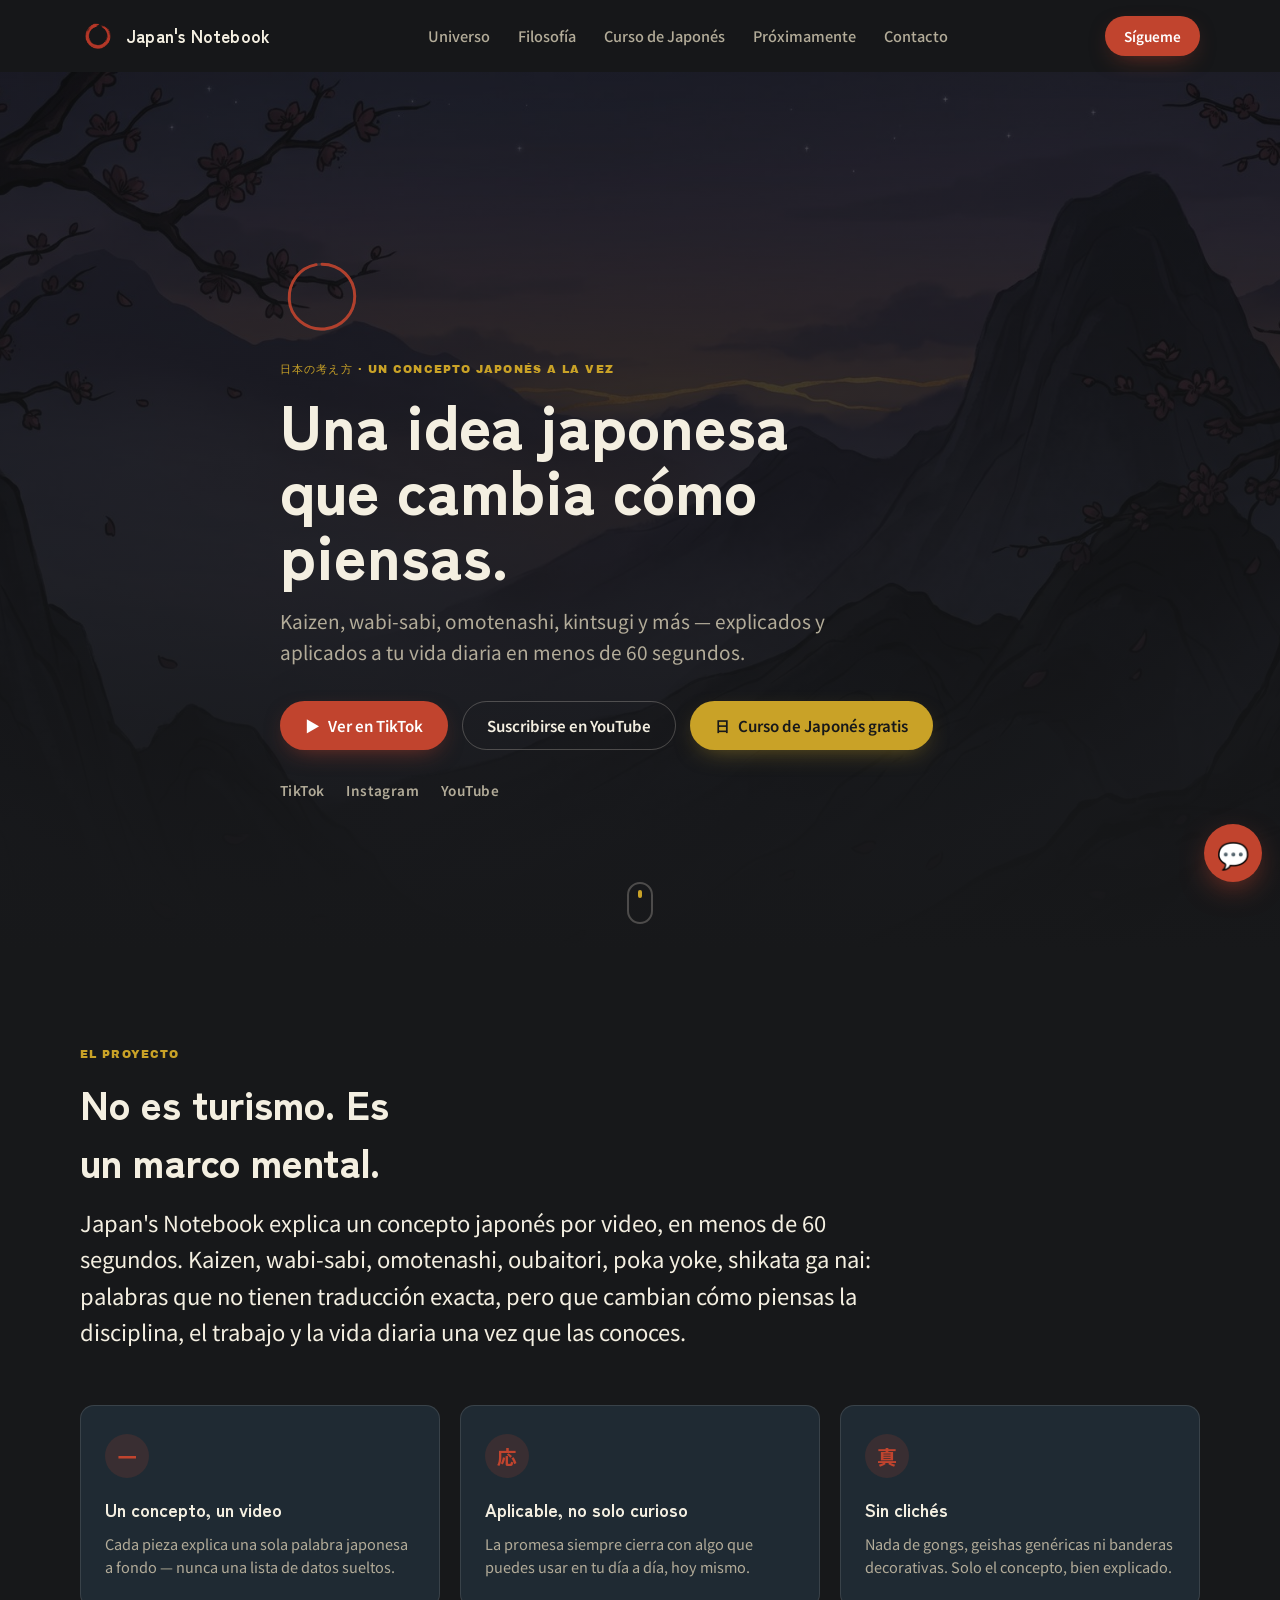
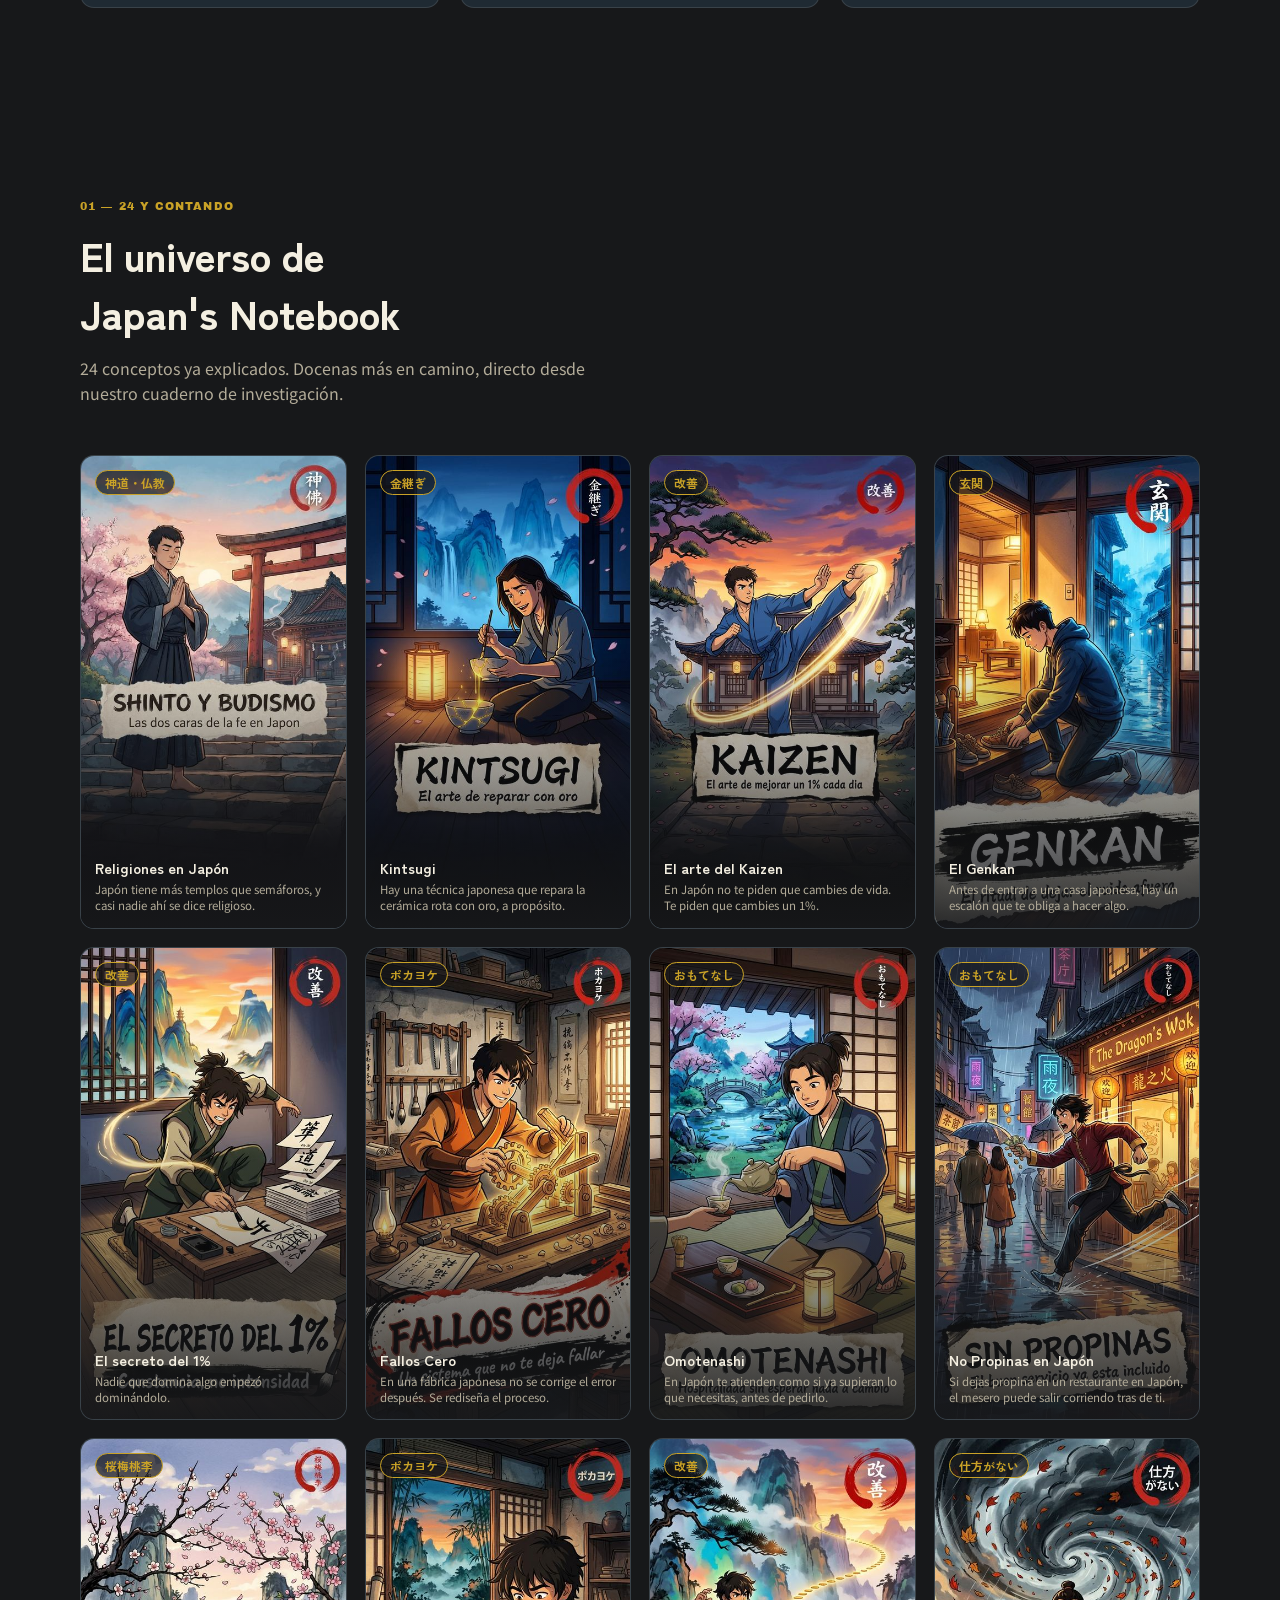
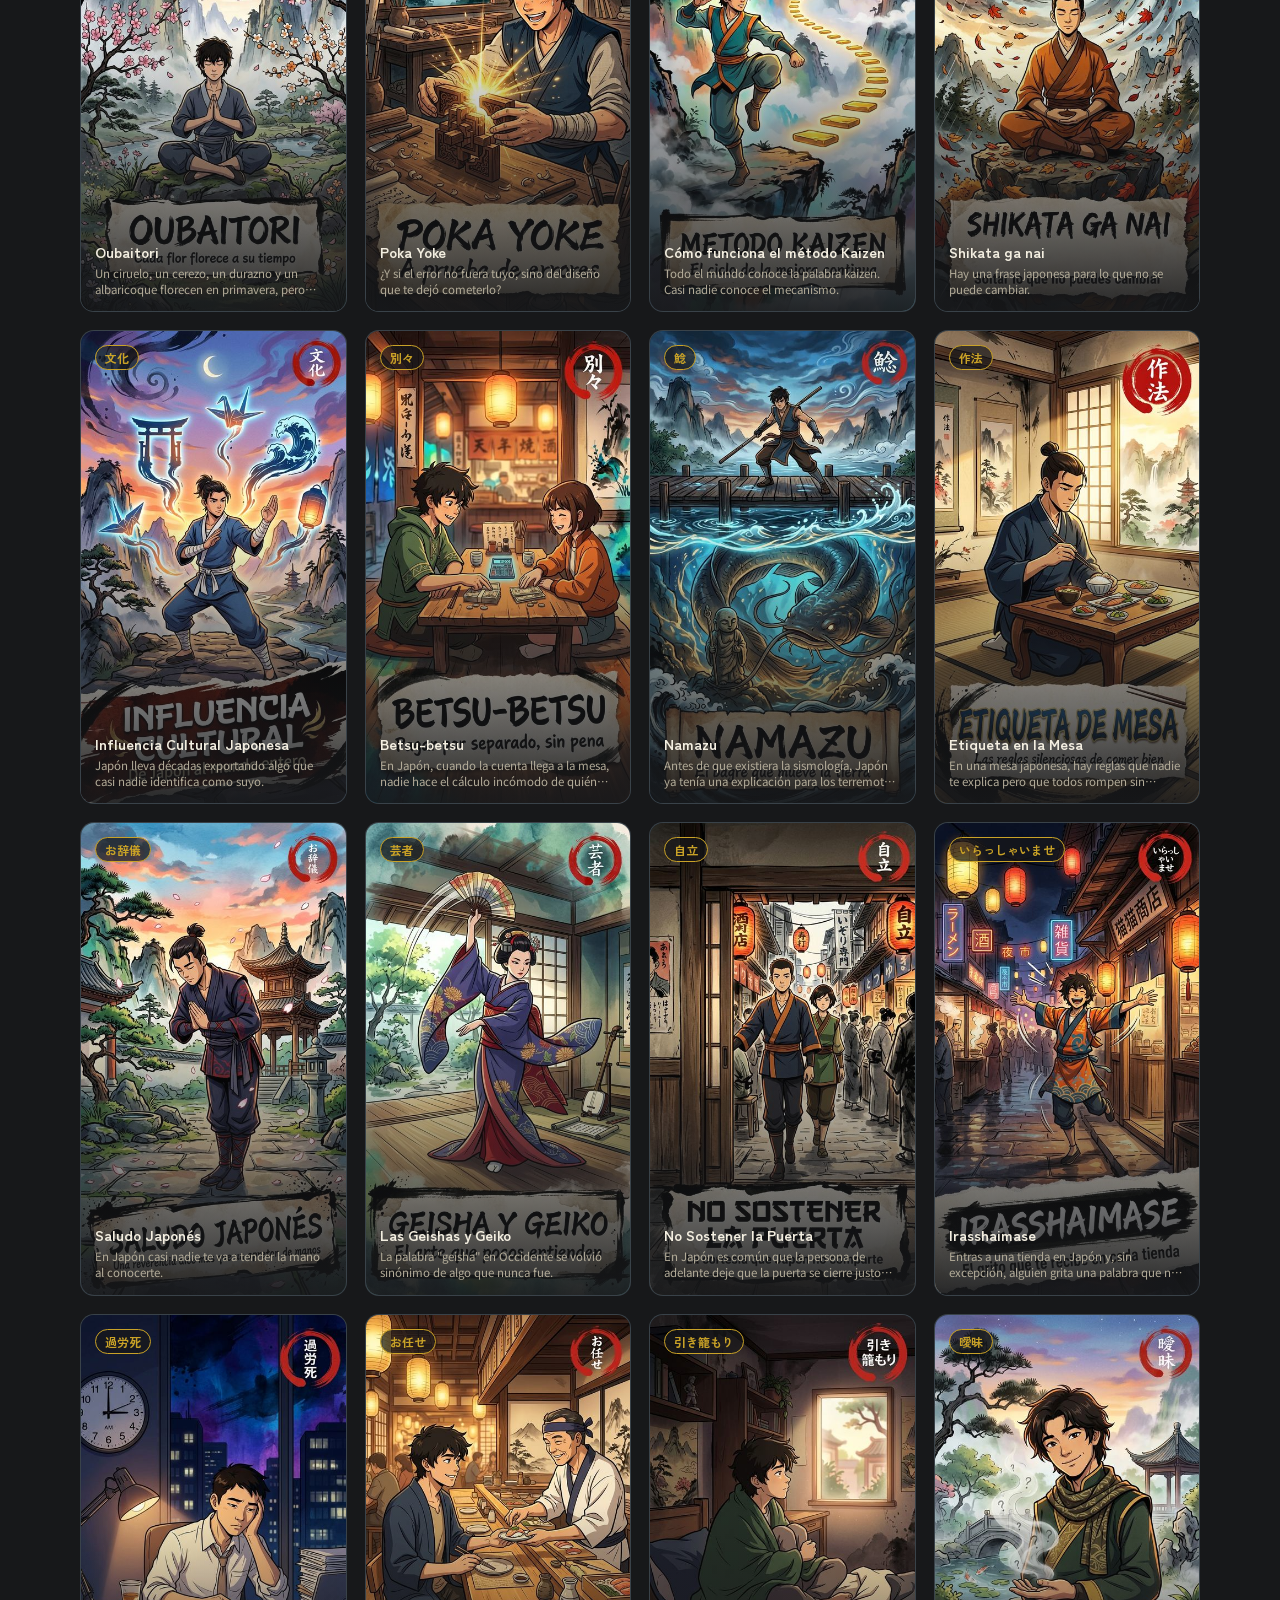
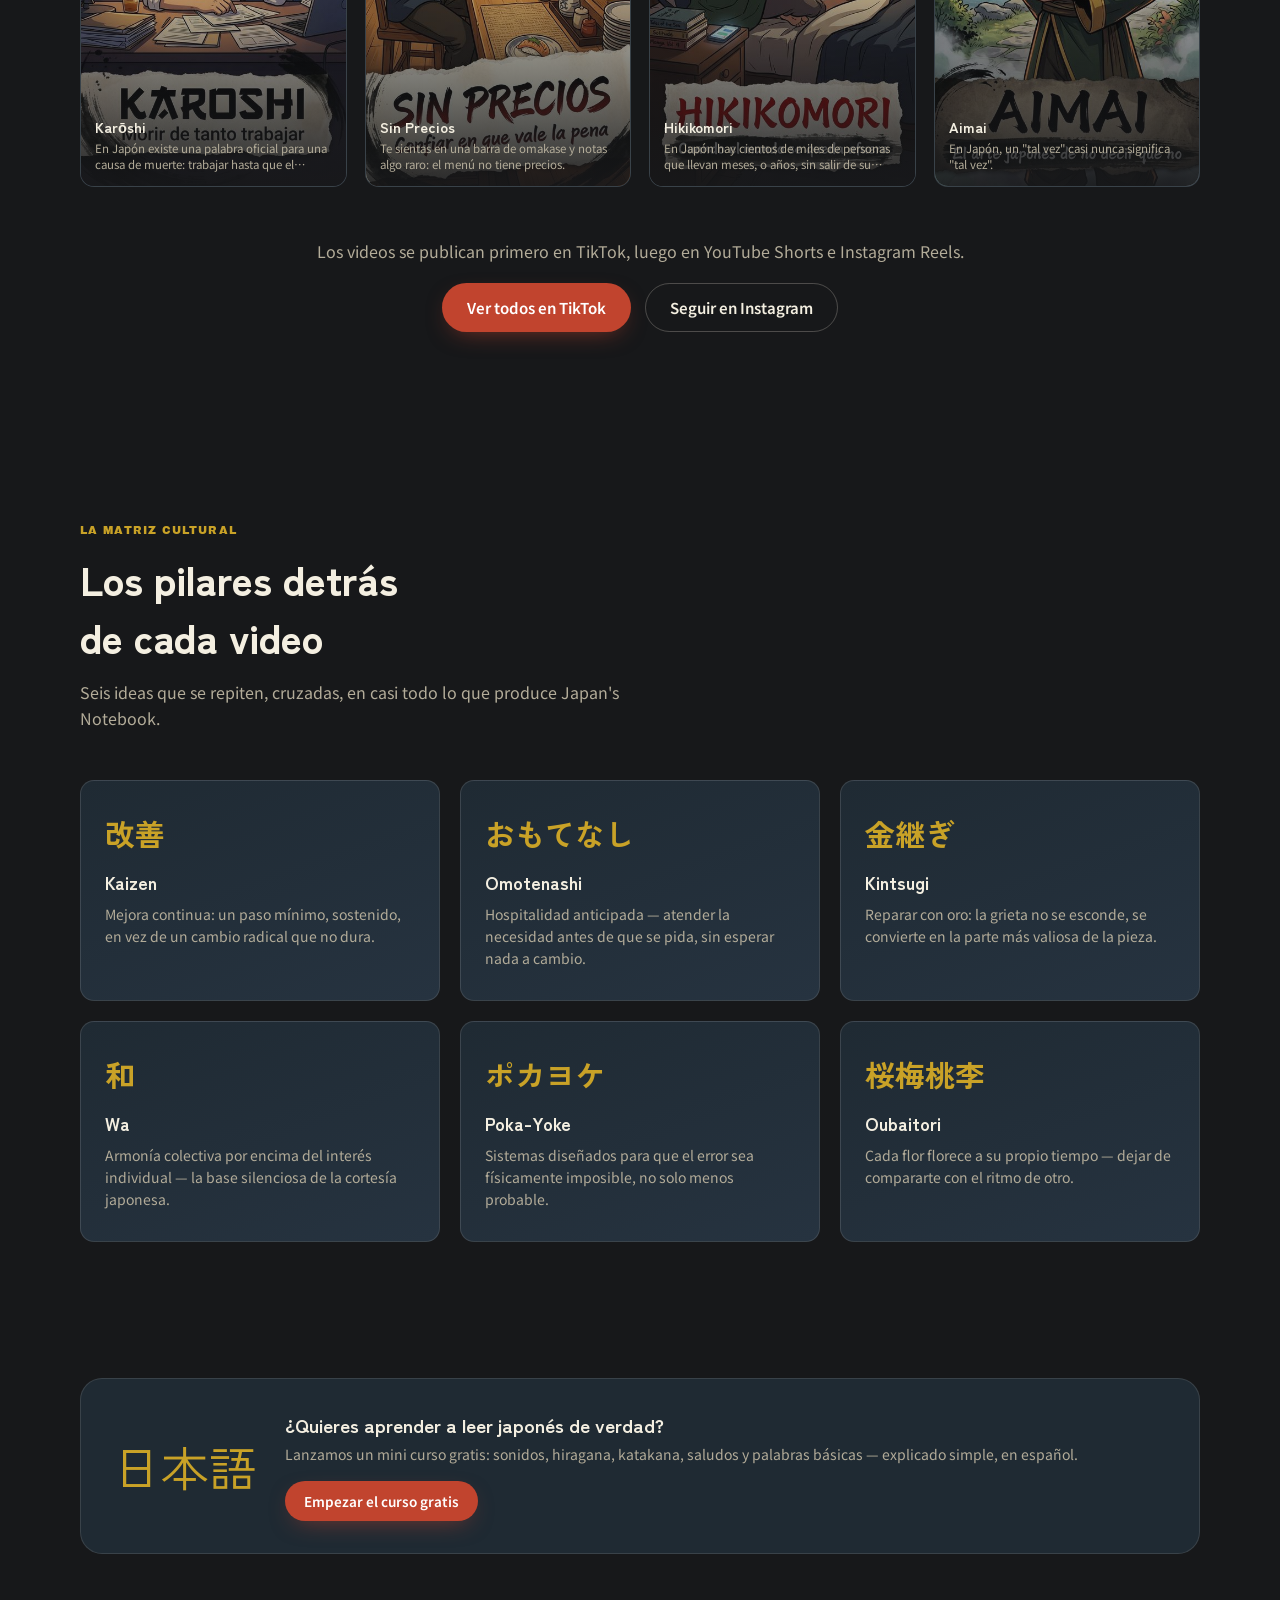
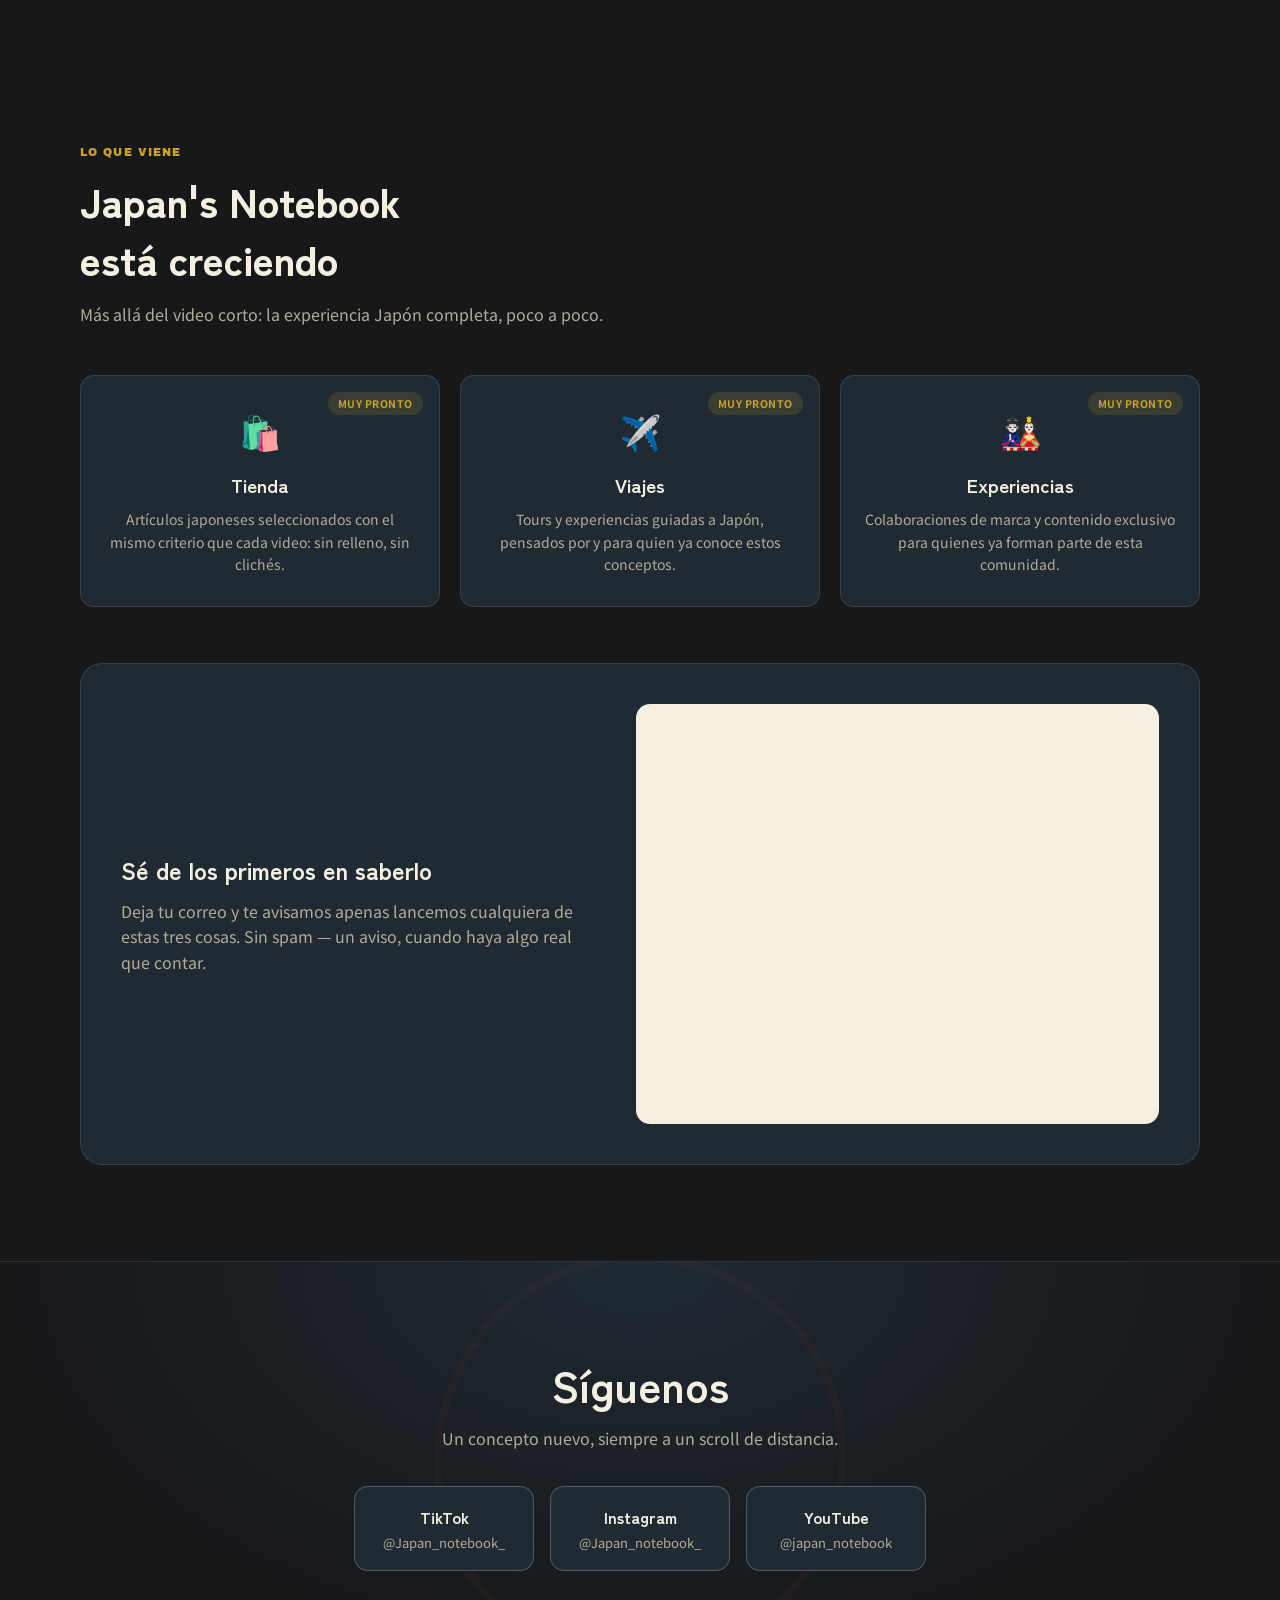
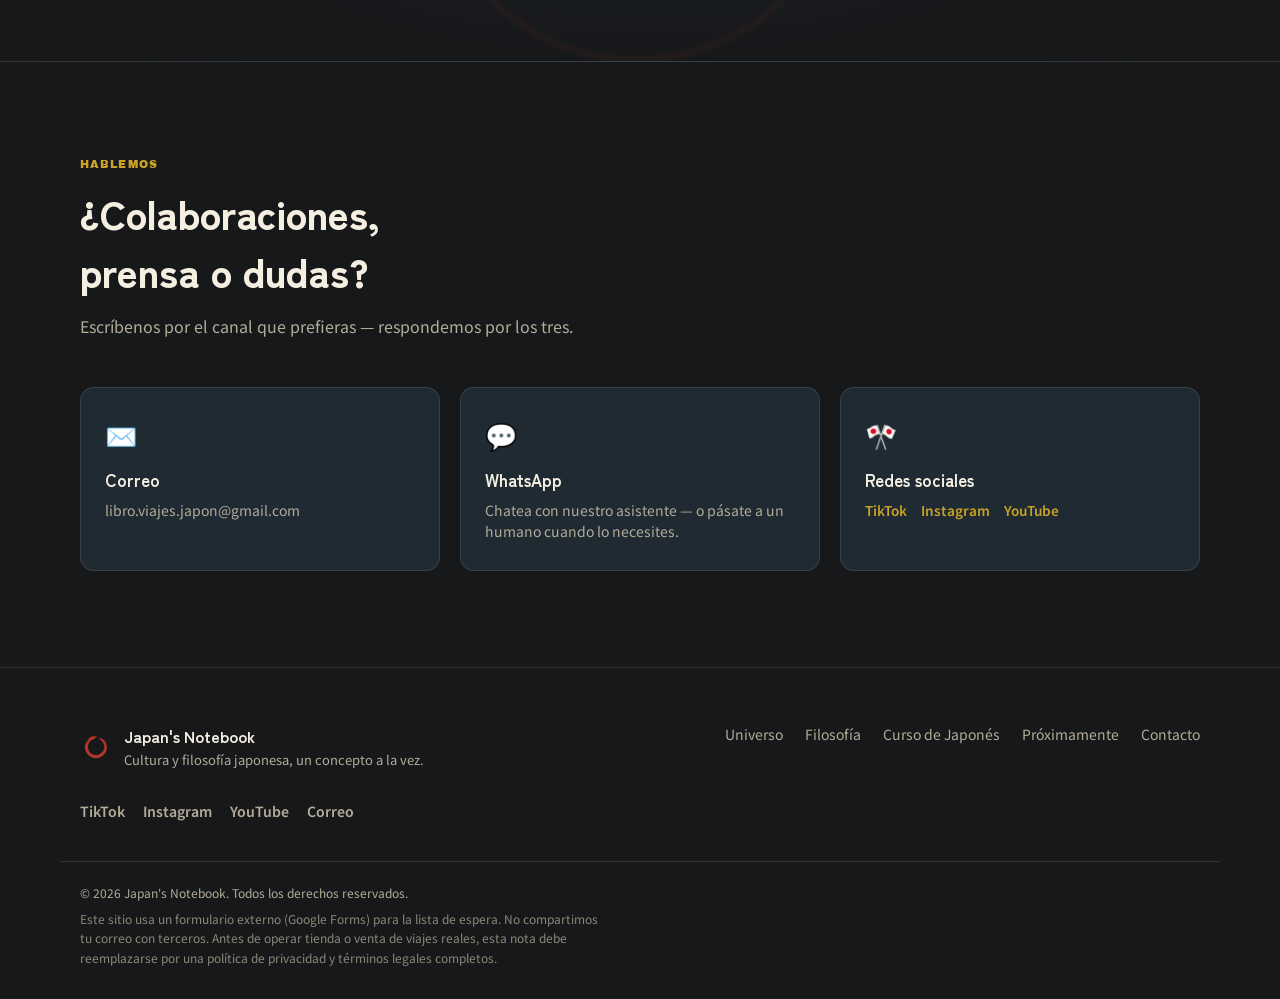
<file: index.html>
<!doctype html>
<html lang="es">
<head>
<meta charset="UTF-8">
<meta name="viewport" content="width=device-width, initial-scale=1, viewport-fit=cover">
<title>Japan's Notebook — Cultura y filosofía japonesa en 60 segundos</title>
<meta name="description" content="Un concepto japonés por video: kaizen, wabi-sabi, omotenashi, kintsugi y más — explicados y aplicados a tu vida diaria en menos de un minuto. Síguenos en TikTok, YouTube e Instagram.">
<meta name="theme-color" content="#17181A">
<link rel="canonical" href="https://sjntthnes.github.io/japans-notebook/">

<!-- Open Graph -->
<meta property="og:type" content="website">
<meta property="og:url" content="https://sjntthnes.github.io/japans-notebook/">
<meta property="og:title" content="Japan's Notebook — Cultura y filosofía japonesa en 60 segundos">
<meta property="og:description" content="Kaizen, wabi-sabi, omotenashi, kintsugi y más — un concepto japonés por video, aplicado a tu vida diaria.">
<meta property="og:image" content="https://sjntthnes.github.io/japans-notebook/assets/img/branding/hero-banner.jpg">
<meta property="og:locale" content="es_ES">

<!-- Twitter -->
<meta name="twitter:card" content="summary_large_image">
<meta name="twitter:title" content="Japan's Notebook">
<meta name="twitter:description" content="Un concepto japonés por video, explicado y aplicado en menos de 60 segundos.">
<meta name="twitter:image" content="assets/img/branding/hero-banner.jpg">

<!-- PWA -->
<link rel="manifest" href="manifest.json">
<link rel="icon" type="image/png" sizes="32x32" href="assets/icons/favicon-32.png">
<link rel="icon" type="image/png" sizes="16x16" href="assets/icons/favicon-16.png">
<link rel="apple-touch-icon" href="assets/icons/logo-192.png">

<link rel="preconnect" href="https://fonts.googleapis.com">
<link rel="preconnect" href="https://fonts.gstatic.com" crossorigin>
<link href="https://fonts.googleapis.com/css2?family=Zen+Kaku+Gothic+New:wght@500;700;900&family=Noto+Sans+JP:wght@400;500;600&family=Archivo+Black&display=swap" rel="stylesheet">

<link rel="stylesheet" href="css/styles.css">
</head>
<body>

<!-- ================= SKIP LINK ================= -->
<a class="skip-link" href="#main">Saltar al contenido</a>

<!-- ================= HEADER ================= -->
<header class="site-header" id="siteHeader">
  <div class="wrap header-inner">
    <a href="#top" class="brand" aria-label="Japan's Notebook — inicio">
      <img src="assets/img/branding/logo.png" alt="" class="brand-logo" width="36" height="36">
      <span class="brand-name">Japan's Notebook</span>
    </a>

    <nav class="main-nav" id="mainNav" aria-label="Navegación principal">
      <a href="#universo">Universo</a>
      <a href="#filosofia">Filosofía</a>
      <a href="curso-de-japones.html">Curso de Japonés</a>
      <a href="#proximamente">Próximamente</a>
      <a href="#contacto">Contacto</a>
    </nav>

    <div class="header-actions">
      <a class="btn btn-primary btn-sm" href="https://www.tiktok.com/@Japan_notebook_" target="_blank" rel="noopener">Sígueme</a>
      <button class="nav-toggle" id="navToggle" aria-expanded="false" aria-controls="mainNav" aria-label="Abrir menú">
        <span></span><span></span><span></span>
      </button>
    </div>
  </div>
</header>

<main id="main">

  <!-- ================= HERO ================= -->
  <section class="hero" id="top">
    <div class="hero-bg" aria-hidden="true">
      <img src="assets/img/branding/hero-banner.jpg" alt="" width="1920" height="1073">
    </div>
    <div class="hero-scrim" aria-hidden="true"></div>

    <div class="wrap hero-inner">
      <svg class="hero-enso" viewBox="0 0 200 200" aria-hidden="true">
        <circle class="hero-enso-track" cx="100" cy="100" r="78" />
        <path class="hero-enso-stroke" d="M 100 22 C 143 22 178 55 178 98 C 178 138 148 172 106 176 C 62 180 24 148 22 106 C 20 66 46 30 86 23" />
      </svg>

      <p class="eyebrow reveal">日本の考え方 · Un concepto japonés a la vez</p>
      <h1 class="hero-title reveal">Una idea japonesa<br>que cambia cómo piensas.</h1>
      <p class="hero-sub reveal">Kaizen, wabi-sabi, omotenashi, kintsugi y más — explicados y aplicados a tu vida diaria en menos de 60 segundos.</p>

      <div class="hero-ctas reveal">
        <a class="btn btn-primary" href="https://www.tiktok.com/@Japan_notebook_" target="_blank" rel="noopener">
          <span class="ico" aria-hidden="true">▶</span> Ver en TikTok
        </a>
        <a class="btn btn-outline" href="https://www.youtube.com/@japan_notebook" target="_blank" rel="noopener">Suscribirse en YouTube</a>
        <a class="btn btn-gold" href="curso-de-japones.html">
          <span class="ico" aria-hidden="true">日</span> Curso de Japonés gratis
        </a>
      </div>

      <div class="hero-socials reveal" aria-label="Redes sociales">
        <a href="https://www.tiktok.com/@Japan_notebook_" target="_blank" rel="noopener" aria-label="TikTok">TikTok</a>
        <a href="https://www.instagram.com/Japan_notebook_" target="_blank" rel="noopener" aria-label="Instagram">Instagram</a>
        <a href="https://www.youtube.com/@japan_notebook" target="_blank" rel="noopener" aria-label="YouTube">YouTube</a>
      </div>
    </div>

    <a href="#manifiesto" class="scroll-cue" aria-label="Bajar a la siguiente sección">
      <span></span>
    </a>
  </section>

  <!-- ================= AD SLOT 1 ================= -->
  <div class="ad-slot" id="adSlot1" data-ad-slot="1" aria-hidden="true">
    <!--
      Espacio reservado para Google AdSense.
      Pega aquí tu <script> de AdSense y el bloque <ins class="adsbygoogle">.
      El contenedor .ad-slot está oculto (display:none) hasta que tenga contenido real,
      para no mostrar una caja vacía a los visitantes. Ver README.md → "Monetización con anuncios".
    -->
  </div>

  <!-- ================= MANIFIESTO ================= -->
  <section class="section manifesto" id="manifiesto">
    <div class="wrap">
      <p class="eyebrow reveal">El proyecto</p>
      <h2 class="section-title reveal">No es turismo. Es un marco mental.</h2>
      <p class="manifesto-lead reveal">
        Japan's Notebook explica un concepto japonés por video, en menos de 60 segundos. Kaizen, wabi-sabi,
        omotenashi, oubaitori, poka yoke, shikata ga nai: palabras que no tienen traducción exacta, pero que
        cambian cómo piensas la disciplina, el trabajo y la vida diaria una vez que las conoces.
      </p>

      <div class="pillars">
        <article class="pillar reveal">
          <span class="pillar-mark" aria-hidden="true">一</span>
          <h3>Un concepto, un video</h3>
          <p>Cada pieza explica una sola palabra japonesa a fondo — nunca una lista de datos sueltos.</p>
        </article>
        <article class="pillar reveal">
          <span class="pillar-mark" aria-hidden="true">応</span>
          <h3>Aplicable, no solo curioso</h3>
          <p>La promesa siempre cierra con algo que puedes usar en tu día a día, hoy mismo.</p>
        </article>
        <article class="pillar reveal">
          <span class="pillar-mark" aria-hidden="true">真</span>
          <h3>Sin clichés</h3>
          <p>Nada de gongs, geishas genéricas ni banderas decorativas. Solo el concepto, bien explicado.</p>
        </article>
      </div>
    </div>
  </section>

  <!-- ================= UNIVERSO ================= -->
  <section class="section universo" id="universo">
    <div class="wrap">
      <p class="eyebrow reveal">01 — 24 y contando</p>
      <h2 class="section-title reveal">El universo de Japan's Notebook</h2>
      <p class="section-sub reveal">24 conceptos ya explicados. Docenas más en camino, directo desde nuestro cuaderno de investigación.</p>

      <div class="video-grid" id="videoGrid"><!-- generado por js/main.js --></div>

      <div class="universo-cta reveal">
        <p>Los videos se publican primero en TikTok, luego en YouTube Shorts e Instagram Reels.</p>
        <div class="hero-ctas">
          <a class="btn btn-primary" href="https://www.tiktok.com/@Japan_notebook_" target="_blank" rel="noopener">Ver todos en TikTok</a>
          <a class="btn btn-outline" href="https://www.instagram.com/Japan_notebook_" target="_blank" rel="noopener">Seguir en Instagram</a>
        </div>
      </div>
    </div>
  </section>

  <!-- ================= FILOSOFÍA ================= -->
  <section class="section filosofia" id="filosofia">
    <div class="wrap">
      <p class="eyebrow reveal">La matriz cultural</p>
      <h2 class="section-title reveal">Los pilares detrás de cada video</h2>
      <p class="section-sub reveal">Seis ideas que se repiten, cruzadas, en casi todo lo que produce Japan's Notebook.</p>

      <div class="philosophy-grid">
        <article class="phi-tile reveal">
          <span class="phi-kanji" lang="ja">改善</span>
          <h3>Kaizen</h3>
          <p>Mejora continua: un paso mínimo, sostenido, en vez de un cambio radical que no dura.</p>
        </article>
        <article class="phi-tile reveal">
          <span class="phi-kanji" lang="ja">おもてなし</span>
          <h3>Omotenashi</h3>
          <p>Hospitalidad anticipada — atender la necesidad antes de que se pida, sin esperar nada a cambio.</p>
        </article>
        <article class="phi-tile reveal">
          <span class="phi-kanji" lang="ja">金継ぎ</span>
          <h3>Kintsugi</h3>
          <p>Reparar con oro: la grieta no se esconde, se convierte en la parte más valiosa de la pieza.</p>
        </article>
        <article class="phi-tile reveal">
          <span class="phi-kanji" lang="ja">和</span>
          <h3>Wa</h3>
          <p>Armonía colectiva por encima del interés individual — la base silenciosa de la cortesía japonesa.</p>
        </article>
        <article class="phi-tile reveal">
          <span class="phi-kanji" lang="ja">ポカヨケ</span>
          <h3>Poka-Yoke</h3>
          <p>Sistemas diseñados para que el error sea físicamente imposible, no solo menos probable.</p>
        </article>
        <article class="phi-tile reveal">
          <span class="phi-kanji" lang="ja">桜梅桃李</span>
          <h3>Oubaitori</h3>
          <p>Cada flor florece a su propio tiempo — dejar de compararte con el ritmo de otro.</p>
        </article>
      </div>
    </div>
  </section>

  <!-- ================= CURSO DE JAPONÉS (teaser) ================= -->
  <section class="section" id="curso-teaser" style="padding-top:0">
    <div class="wrap">
      <div class="leccion-teaser reveal">
        <span class="leccion-teaser-kana" aria-hidden="true">日本語</span>
        <div>
          <h3>¿Quieres aprender a leer japonés de verdad?</h3>
          <p>Lanzamos un mini curso gratis: sonidos, hiragana, katakana, saludos y palabras básicas — explicado simple, en español.</p>
          <div class="hero-ctas" style="margin-top:16px; margin-bottom:0">
            <a class="btn btn-primary btn-sm" href="curso-de-japones.html">Empezar el curso gratis</a>
          </div>
        </div>
      </div>
    </div>
  </section>

  <!-- ================= AD SLOT 2 ================= -->
  <div class="ad-slot" id="adSlot2" data-ad-slot="2" aria-hidden="true">
    <!-- Segundo espacio reservado para Google AdSense. Ver README.md -->
  </div>

  <!-- ================= PRÓXIMAMENTE ================= -->
  <section class="section proximamente" id="proximamente">
    <div class="wrap">
      <p class="eyebrow reveal">Lo que viene</p>
      <h2 class="section-title reveal">Japan's Notebook está creciendo</h2>
      <p class="section-sub reveal">Más allá del video corto: la experiencia Japón completa, poco a poco.</p>

      <div class="coming-grid">
        <article class="coming-card reveal">
          <span class="coming-badge">Muy pronto</span>
          <span class="coming-icon" aria-hidden="true">🛍️</span>
          <h3>Tienda</h3>
          <p>Artículos japoneses seleccionados con el mismo criterio que cada video: sin relleno, sin clichés.</p>
        </article>
        <article class="coming-card reveal">
          <span class="coming-badge">Muy pronto</span>
          <span class="coming-icon" aria-hidden="true">✈️</span>
          <h3>Viajes</h3>
          <p>Tours y experiencias guiadas a Japón, pensados por y para quien ya conoce estos conceptos.</p>
        </article>
        <article class="coming-card reveal">
          <span class="coming-badge">Muy pronto</span>
          <span class="coming-icon" aria-hidden="true">🎎</span>
          <h3>Experiencias</h3>
          <p>Colaboraciones de marca y contenido exclusivo para quienes ya forman parte de esta comunidad.</p>
        </article>
      </div>

      <div class="waitlist reveal">
        <div class="waitlist-copy">
          <h3>Sé de los primeros en saberlo</h3>
          <p>Deja tu correo y te avisamos apenas lancemos cualquiera de estas tres cosas. Sin spam — un aviso, cuando haya algo real que contar.</p>
        </div>
        <div class="waitlist-form-wrap">
          <iframe
            title="Formulario de lista de espera — Japan's Notebook"
            src="https://docs.google.com/forms/d/e/1FAIpQLSeVOFcT_PBuRQV5tQ8cp1-GQurN9Yeg6N2aYg0FWGImpdUIcw/viewform?embedded=true"
            loading="lazy">
            Cargando…
          </iframe>
        </div>
      </div>
    </div>
  </section>

  <!-- ================= SOCIAL CTA BAND ================= -->
  <section class="social-band">
    <div class="wrap social-band-inner">
      <svg class="band-enso" viewBox="0 0 200 200" aria-hidden="true">
        <path d="M 100 22 C 143 22 178 55 178 98 C 178 138 148 172 106 176 C 62 180 24 148 22 106 C 20 66 46 30 86 23" />
      </svg>
      <h2 class="reveal">Síguenos</h2>
      <p class="reveal">Un concepto nuevo, siempre a un scroll de distancia.</p>
      <div class="social-buttons reveal">
        <a class="social-btn" href="https://www.tiktok.com/@Japan_notebook_" target="_blank" rel="noopener">
          <strong>TikTok</strong><span>@Japan_notebook_</span>
        </a>
        <a class="social-btn" href="https://www.instagram.com/Japan_notebook_" target="_blank" rel="noopener">
          <strong>Instagram</strong><span>@Japan_notebook_</span>
        </a>
        <a class="social-btn" href="https://www.youtube.com/@japan_notebook" target="_blank" rel="noopener">
          <strong>YouTube</strong><span>@japan_notebook</span>
        </a>
      </div>
    </div>
  </section>

  <!-- ================= CONTACTO ================= -->
  <section class="section contacto" id="contacto">
    <div class="wrap">
      <p class="eyebrow reveal">Hablemos</p>
      <h2 class="section-title reveal">¿Colaboraciones, prensa o dudas?</h2>
      <p class="section-sub reveal">Escríbenos por el canal que prefieras — respondemos por los tres.</p>

      <div class="contact-grid">
        <a class="contact-card reveal" href="mailto:libro.viajes.japon@gmail.com">
          <span class="contact-icon" aria-hidden="true">✉️</span>
          <h3>Correo</h3>
          <p>libro.viajes.japon@gmail.com</p>
        </a>
        <button class="contact-card reveal" type="button" id="openChatbot">
          <span class="contact-icon" aria-hidden="true">💬</span>
          <h3>WhatsApp</h3>
          <p>Chatea con nuestro asistente — o pásate a un humano cuando lo necesites.</p>
        </button>
        <div class="contact-card reveal contact-card-socials">
          <span class="contact-icon" aria-hidden="true">🎌</span>
          <h3>Redes sociales</h3>
          <div class="contact-social-links">
            <a href="https://www.tiktok.com/@Japan_notebook_" target="_blank" rel="noopener">TikTok</a>
            <a href="https://www.instagram.com/Japan_notebook_" target="_blank" rel="noopener">Instagram</a>
            <a href="https://www.youtube.com/@japan_notebook" target="_blank" rel="noopener">YouTube</a>
          </div>
        </div>
      </div>
    </div>
  </section>

</main>

<!-- ================= FOOTER ================= -->
<footer class="site-footer">
  <div class="wrap footer-inner">
    <div class="footer-brand">
      <img src="assets/img/branding/logo.png" alt="" width="32" height="32">
      <div>
        <p class="footer-name">Japan's Notebook</p>
        <p class="footer-tagline">Cultura y filosofía japonesa, un concepto a la vez.</p>
      </div>
    </div>

    <nav class="footer-nav" aria-label="Navegación de pie de página">
      <a href="#universo">Universo</a>
      <a href="#filosofia">Filosofía</a>
      <a href="curso-de-japones.html">Curso de Japonés</a>
      <a href="#proximamente">Próximamente</a>
      <a href="#contacto">Contacto</a>
    </nav>

    <div class="footer-socials">
      <a href="https://www.tiktok.com/@Japan_notebook_" target="_blank" rel="noopener">TikTok</a>
      <a href="https://www.instagram.com/Japan_notebook_" target="_blank" rel="noopener">Instagram</a>
      <a href="https://www.youtube.com/@japan_notebook" target="_blank" rel="noopener">YouTube</a>
      <a href="mailto:libro.viajes.japon@gmail.com">Correo</a>
    </div>
  </div>
  <div class="wrap footer-legal">
    <p>© 2026 Japan's Notebook. Todos los derechos reservados.</p>
    <p class="footer-note">Este sitio usa un formulario externo (Google Forms) para la lista de espera. No compartimos tu correo con terceros. Antes de operar tienda o venta de viajes reales, esta nota debe reemplazarse por una política de privacidad y términos legales completos.</p>
  </div>
</footer>

<!-- ================= WHATSAPP CHATBOT WIDGET ================= -->
<div class="chat-widget" id="chatWidget">
  <button class="chat-fab" id="chatFab" aria-label="Abrir chat de WhatsApp" aria-expanded="false" aria-controls="chatPanel">
    <span class="chat-fab-icon" aria-hidden="true">💬</span>
  </button>

  <div class="chat-panel" id="chatPanel" role="dialog" aria-label="Asistente de Japan's Notebook" hidden>
    <div class="chat-panel-header">
      <div>
        <p class="chat-panel-title">Asistente Japan's Notebook</p>
        <p class="chat-panel-status">Responde al instante · humano si lo necesitas</p>
      </div>
      <button class="chat-close" id="chatClose" aria-label="Cerrar chat">✕</button>
    </div>

    <div class="chat-messages" id="chatMessages" aria-live="polite"></div>

    <div class="chat-quick-replies" id="chatQuickReplies"></div>

    <div class="chat-footer">
      <a id="chatWhatsappLink" class="btn btn-primary btn-sm btn-block" href="#" target="_blank" rel="noopener">Hablar por WhatsApp</a>
    </div>
  </div>
</div>

<script src="js/main.js" defer></script>
<script src="js/chatbot.js" defer></script>
<script src="js/sw-register.js" defer></script>
</body>
</html>
</file>
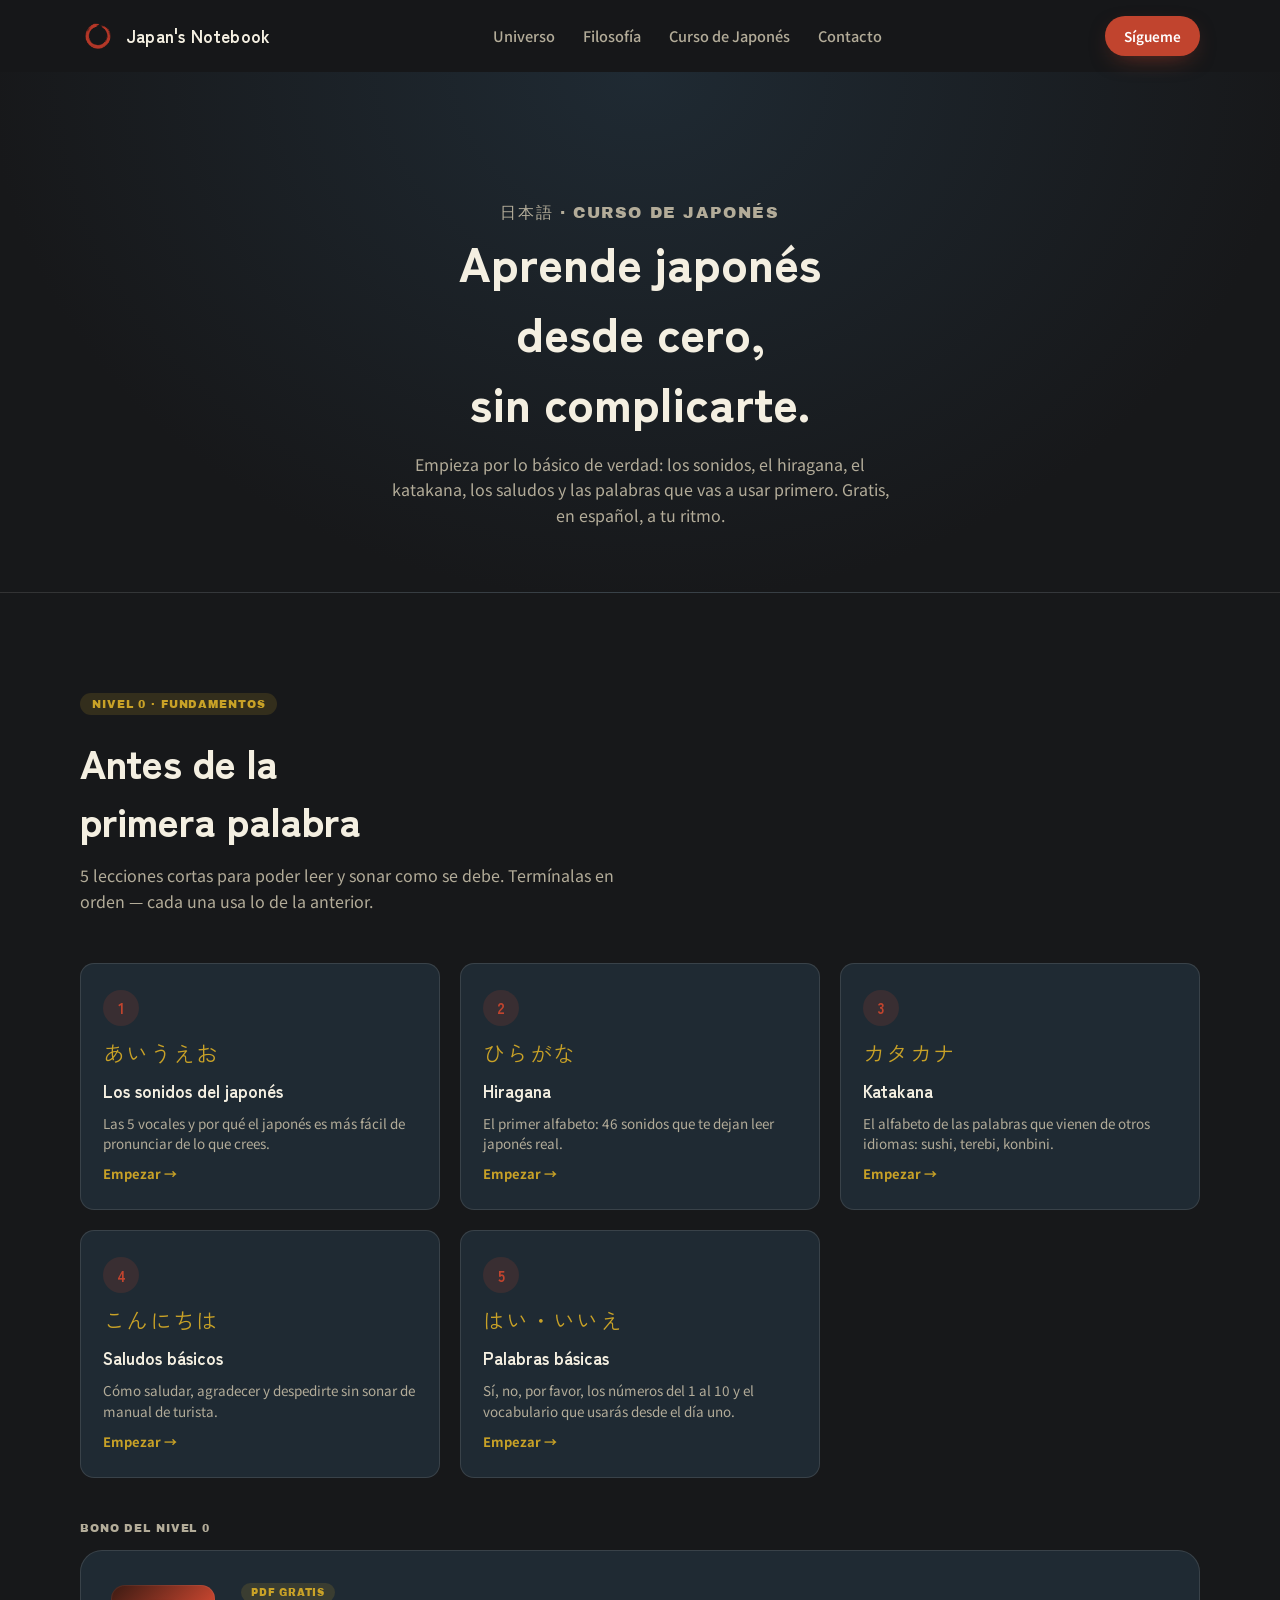
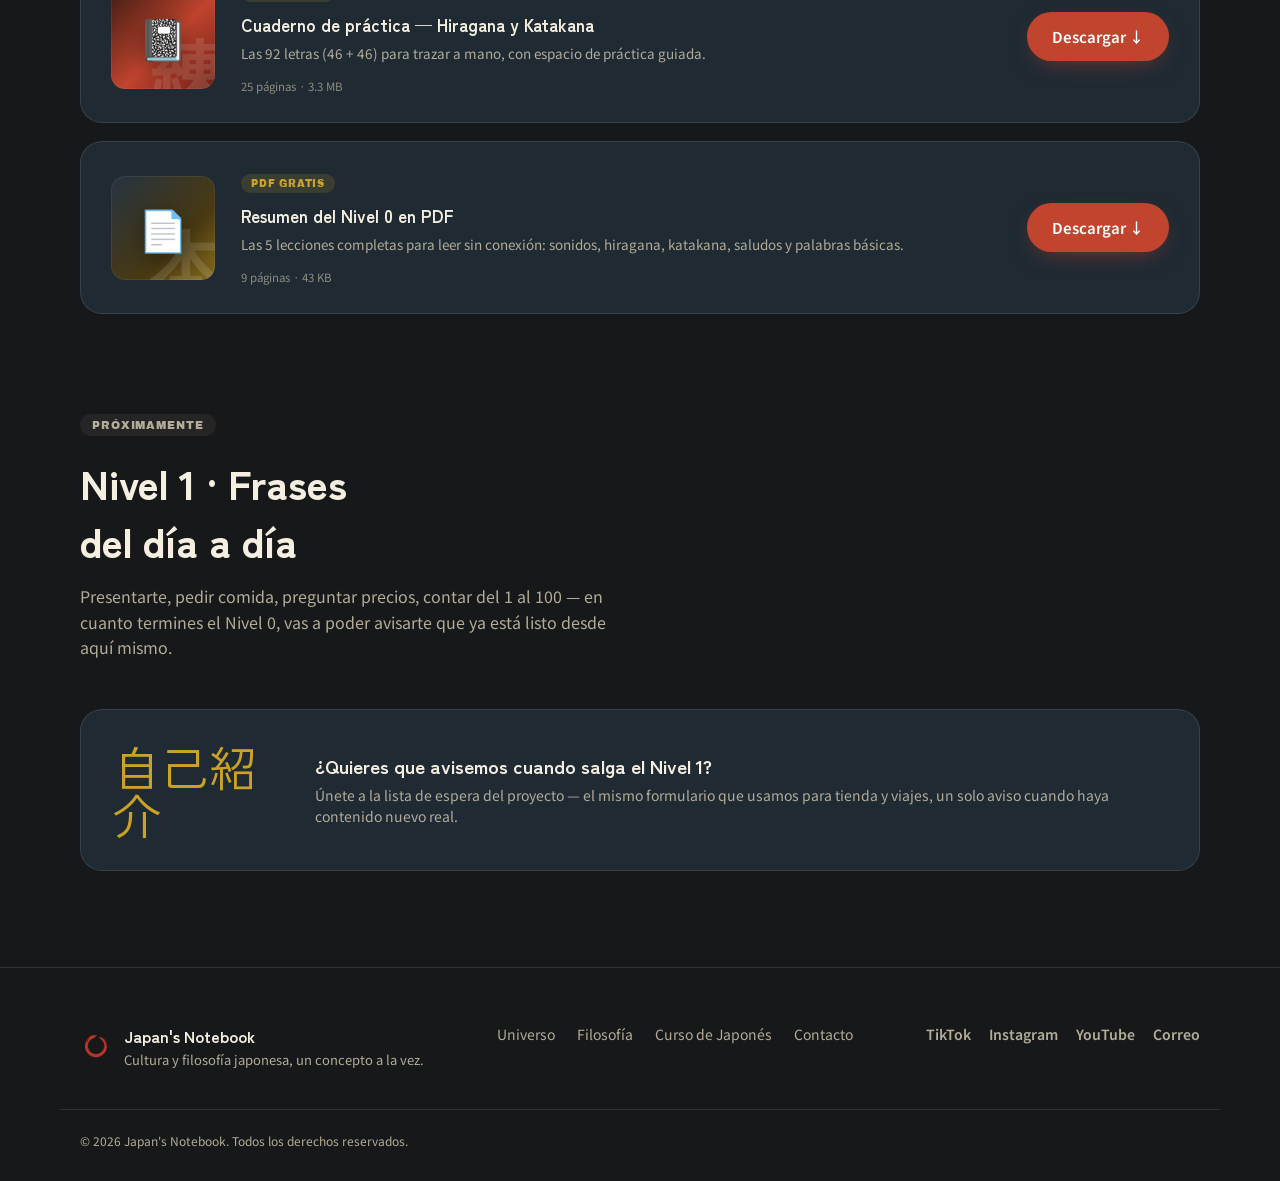
<file: curso-de-japones.html>
<!doctype html>
<html lang="es">
<head>
<meta charset="UTF-8">
<meta name="viewport" content="width=device-width, initial-scale=1, viewport-fit=cover">
<title>Curso de Japonés Gratis — Hiragana, Katakana y Saludos | Japan's Notebook</title>
<meta name="description" content="Mini curso de japonés para principiantes: los sonidos del idioma, hiragana, katakana, saludos y palabras básicas. Gratis, en español, paso a paso.">
<meta name="theme-color" content="#17181A">
<link rel="canonical" href="https://sjntthnes.github.io/japans-notebook/curso-de-japones.html">

<meta property="og:type" content="website">
<meta property="og:url" content="https://sjntthnes.github.io/japans-notebook/curso-de-japones.html">
<meta property="og:title" content="Curso de Japonés Gratis — Japan's Notebook">
<meta property="og:description" content="Hiragana, katakana, saludos y palabras básicas — el primer paso para leer y hablar japonés, explicado simple.">
<meta property="og:image" content="https://sjntthnes.github.io/japans-notebook/assets/img/branding/hero-banner.jpg">
<meta property="og:locale" content="es_ES">

<link rel="manifest" href="manifest.json">
<link rel="icon" type="image/png" sizes="32x32" href="assets/icons/favicon-32.png">
<link rel="icon" type="image/png" sizes="16x16" href="assets/icons/favicon-16.png">
<link rel="apple-touch-icon" href="assets/icons/logo-192.png">

<link rel="preconnect" href="https://fonts.googleapis.com">
<link rel="preconnect" href="https://fonts.gstatic.com" crossorigin>
<link href="https://fonts.googleapis.com/css2?family=Zen+Kaku+Gothic+New:wght@500;700;900&family=Noto+Sans+JP:wght@400;500;600&family=Archivo+Black&display=swap" rel="stylesheet">

<link rel="stylesheet" href="css/styles.css">
</head>
<body>

<a class="skip-link" href="#main">Saltar al contenido</a>

<header class="site-header" id="siteHeader">
  <div class="wrap header-inner">
    <a href="index.html#top" class="brand" aria-label="Japan's Notebook — inicio">
      <img src="assets/img/branding/logo.png" alt="" class="brand-logo" width="36" height="36">
      <span class="brand-name">Japan's Notebook</span>
    </a>

    <nav class="main-nav" id="mainNav" aria-label="Navegación principal">
      <a href="index.html#universo">Universo</a>
      <a href="index.html#filosofia">Filosofía</a>
      <a href="curso-de-japones.html">Curso de Japonés</a>
      <a href="index.html#contacto">Contacto</a>
    </nav>

    <div class="header-actions">
      <a class="btn btn-primary btn-sm" href="https://www.tiktok.com/@Japan_notebook_" target="_blank" rel="noopener">Sígueme</a>
      <button class="nav-toggle" id="navToggle" aria-expanded="false" aria-controls="mainNav" aria-label="Abrir menú">
        <span></span><span></span><span></span>
      </button>
    </div>
  </div>
</header>

<main id="main">

  <section class="curso-hero">
    <div class="wrap">
      <p class="eyebrow reveal">日本語 · Curso de japonés</p>
      <h1 class="reveal">Aprende japonés desde cero, sin complicarte.</h1>
      <p class="reveal">Empieza por lo básico de verdad: los sonidos, el hiragana, el katakana, los saludos y las palabras que vas a usar primero. Gratis, en español, a tu ritmo.</p>
    </div>
  </section>

  <section class="section" id="nivel-0">
    <div class="wrap">
      <span class="nivel-badge reveal">Nivel 0 · Fundamentos</span>
      <h2 class="section-title reveal">Antes de la primera palabra</h2>
      <p class="section-sub reveal">5 lecciones cortas para poder leer y sonar como se debe. Termínalas en orden — cada una usa lo de la anterior.</p>

      <div class="leccion-grid" id="leccionGrid"><!-- generado por js/curso.js --></div>

      <div class="descargables">
        <p class="descargables-kicker reveal">Bono del Nivel 0</p>
        <div class="descargables-grid">
          <a class="descargable-card reveal" href="assets/descargables/Cuaderno-Hiragana-Katakana-Japans-Notebook.pdf" download>
            <span class="descargable-visual descargable-visual--cuaderno" aria-hidden="true">
              <span class="descargable-visual-kanji" lang="ja">練</span>
              <span class="descargable-visual-icon">📓</span>
            </span>
            <div class="descargable-content">
              <span class="descargable-badge">PDF gratis</span>
              <h3>Cuaderno de práctica — Hiragana y Katakana</h3>
              <p>Las 92 letras (46 + 46) para trazar a mano, con espacio de práctica guiada.</p>
              <span class="descargable-meta">25 páginas · 3.3 MB</span>
            </div>
            <span class="btn btn-primary descargable-cta">Descargar ↓</span>
          </a>
          <a class="descargable-card reveal" href="assets/descargables/Curso-de-Japones-Nivel-0-Japans-Notebook.pdf" download>
            <span class="descargable-visual descargable-visual--resumen" aria-hidden="true">
              <span class="descargable-visual-kanji" lang="ja">本</span>
              <span class="descargable-visual-icon">📄</span>
            </span>
            <div class="descargable-content">
              <span class="descargable-badge">PDF gratis</span>
              <h3>Resumen del Nivel 0 en PDF</h3>
              <p>Las 5 lecciones completas para leer sin conexión: sonidos, hiragana, katakana, saludos y palabras básicas.</p>
              <span class="descargable-meta">9 páginas · 43 KB</span>
            </div>
            <span class="btn btn-primary descargable-cta">Descargar ↓</span>
          </a>
        </div>
      </div>
    </div>
  </section>

  <section class="section" id="proximos-niveles" style="padding-top:0">
    <div class="wrap">
      <span class="nivel-badge proximo reveal">Próximamente</span>
      <h2 class="section-title reveal">Nivel 1 · Frases del día a día</h2>
      <p class="section-sub reveal">Presentarte, pedir comida, preguntar precios, contar del 1 al 100 — en cuanto termines el Nivel 0, vas a poder avisarte que ya está listo desde aquí mismo.</p>

      <div class="leccion-teaser reveal">
        <span class="leccion-teaser-kana" aria-hidden="true">自己紹介</span>
        <div>
          <h3>¿Quieres que avisemos cuando salga el Nivel 1?</h3>
          <p>Únete a la lista de espera del proyecto — el mismo formulario que usamos para tienda y viajes, un solo aviso cuando haya contenido nuevo real.</p>
        </div>
      </div>
    </div>
  </section>

</main>

<footer class="site-footer">
  <div class="wrap footer-inner">
    <div class="footer-brand">
      <img src="assets/img/branding/logo.png" alt="" width="32" height="32">
      <div>
        <p class="footer-name">Japan's Notebook</p>
        <p class="footer-tagline">Cultura y filosofía japonesa, un concepto a la vez.</p>
      </div>
    </div>

    <nav class="footer-nav" aria-label="Navegación de pie de página">
      <a href="index.html#universo">Universo</a>
      <a href="index.html#filosofia">Filosofía</a>
      <a href="curso-de-japones.html">Curso de Japonés</a>
      <a href="index.html#contacto">Contacto</a>
    </nav>

    <div class="footer-socials">
      <a href="https://www.tiktok.com/@Japan_notebook_" target="_blank" rel="noopener">TikTok</a>
      <a href="https://www.instagram.com/Japan_notebook_" target="_blank" rel="noopener">Instagram</a>
      <a href="https://www.youtube.com/@japan_notebook" target="_blank" rel="noopener">YouTube</a>
      <a href="mailto:libro.viajes.japon@gmail.com">Correo</a>
    </div>
  </div>
  <div class="wrap footer-legal">
    <p>© 2026 Japan's Notebook. Todos los derechos reservados.</p>
  </div>
</footer>

<script src="js/curso.js" defer></script>
<script src="js/main.js" defer></script>
<script src="js/chatbot.js" defer></script>
<script src="js/sw-register.js" defer></script>
</body>
</html>
</file>
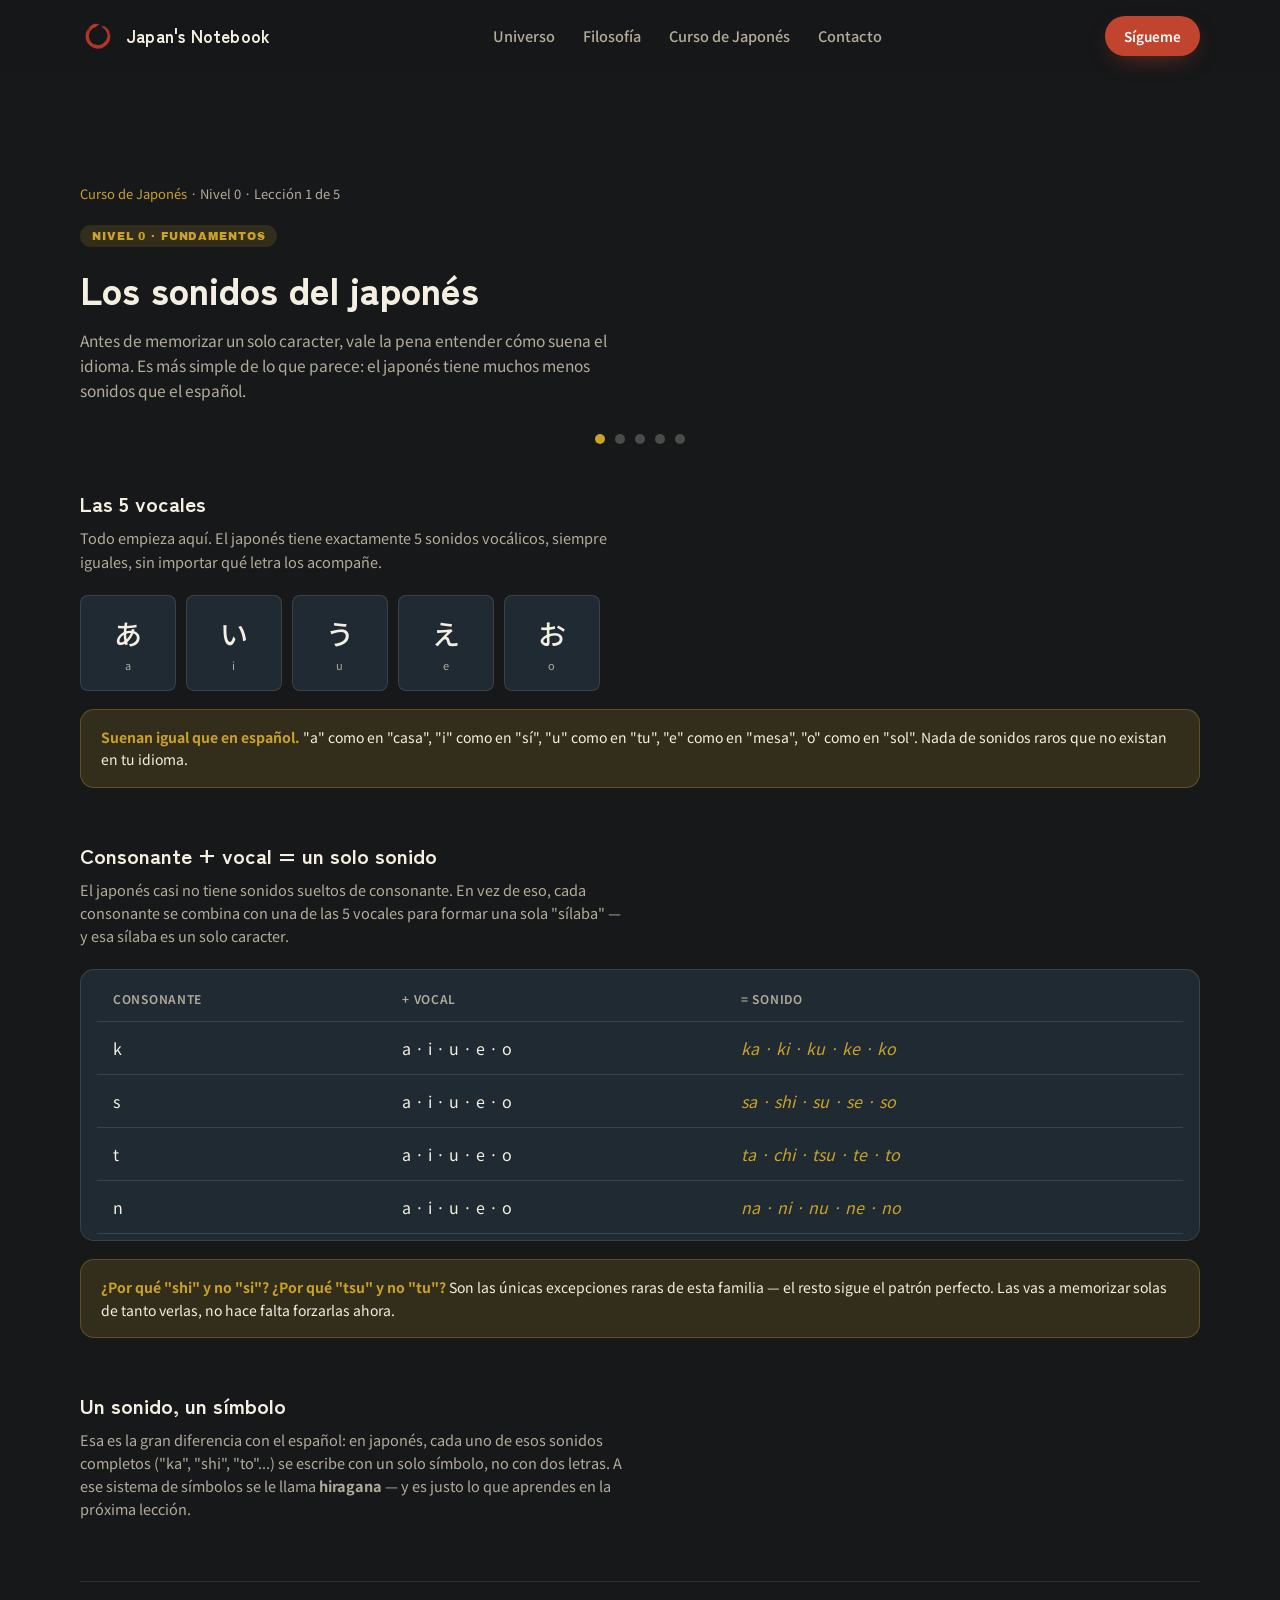
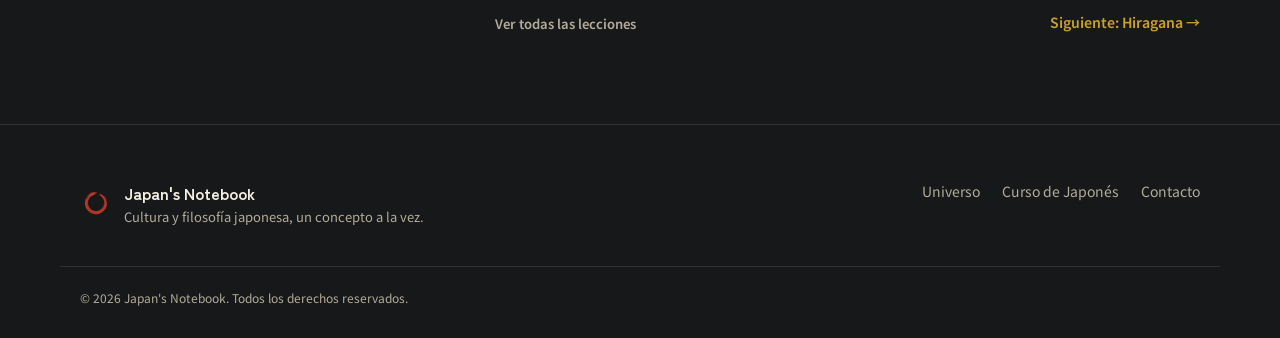
<file: curso-de-japones/leccion-1-sonidos.html>
<!doctype html>
<html lang="es">
<head>
<meta charset="UTF-8">
<meta name="viewport" content="width=device-width, initial-scale=1, viewport-fit=cover">
<title>Lección 1: Los sonidos del japonés — Curso de Japonés | Japan's Notebook</title>
<meta name="description" content="Las 5 vocales del japonés y cómo se combinan con las consonantes para formar todos los sonidos del idioma. Lección 1 del curso gratis de Japan's Notebook.">
<meta name="theme-color" content="#17181A">
<link rel="canonical" href="https://sjntthnes.github.io/japans-notebook/curso-de-japones/leccion-1-sonidos.html">
<link rel="manifest" href="../manifest.json">
<link rel="icon" type="image/png" sizes="32x32" href="../assets/icons/favicon-32.png">
<link rel="apple-touch-icon" href="../assets/icons/logo-192.png">
<link rel="preconnect" href="https://fonts.googleapis.com">
<link rel="preconnect" href="https://fonts.gstatic.com" crossorigin>
<link href="https://fonts.googleapis.com/css2?family=Zen+Kaku+Gothic+New:wght@500;700;900&family=Noto+Sans+JP:wght@400;500;600&family=Archivo+Black&display=swap" rel="stylesheet">
<link rel="stylesheet" href="../css/styles.css">
</head>
<body>

<a class="skip-link" href="#main">Saltar al contenido</a>

<header class="site-header" id="siteHeader">
  <div class="wrap header-inner">
    <a href="../index.html#top" class="brand" aria-label="Japan's Notebook — inicio">
      <img src="../assets/img/branding/logo.png" alt="" class="brand-logo" width="36" height="36">
      <span class="brand-name">Japan's Notebook</span>
    </a>
    <nav class="main-nav" id="mainNav" aria-label="Navegación principal">
      <a href="../index.html#universo">Universo</a>
      <a href="../index.html#filosofia">Filosofía</a>
      <a href="../curso-de-japones.html">Curso de Japonés</a>
      <a href="../index.html#contacto">Contacto</a>
    </nav>
    <div class="header-actions">
      <a class="btn btn-primary btn-sm" href="https://www.tiktok.com/@Japan_notebook_" target="_blank" rel="noopener">Sígueme</a>
      <button class="nav-toggle" id="navToggle" aria-expanded="false" aria-controls="mainNav" aria-label="Abrir menú">
        <span></span><span></span><span></span>
      </button>
    </div>
  </div>
</header>

<main id="main">
  <section class="leccion-shell">
    <div class="wrap">
      <p class="leccion-breadcrumb"><a href="../curso-de-japones.html">Curso de Japonés</a> · Nivel 0 · Lección 1 de 5</p>

      <div class="leccion-header">
        <span class="nivel-badge">Nivel 0 · Fundamentos</span>
        <h1>Los sonidos del japonés</h1>
        <p>Antes de memorizar un solo caracter, vale la pena entender cómo suena el idioma. Es más simple de lo que parece: el japonés tiene muchos menos sonidos que el español.</p>
        <div class="curso-progreso" aria-hidden="true">
          <span class="done"></span><span></span><span></span><span></span><span></span>
        </div>
      </div>

      <div class="leccion-block">
        <h2>Las 5 vocales</h2>
        <p>Todo empieza aquí. El japonés tiene exactamente 5 sonidos vocálicos, siempre iguales, sin importar qué letra los acompañe.</p>
        <div class="kana-grid" style="grid-template-columns:repeat(5,1fr); max-width:520px">
          <span class="kana-cell kc-hira"><b lang="ja">あ</b><small>a</small></span>
          <span class="kana-cell kc-hira"><b lang="ja">い</b><small>i</small></span>
          <span class="kana-cell kc-hira"><b lang="ja">う</b><small>u</small></span>
          <span class="kana-cell kc-hira"><b lang="ja">え</b><small>e</small></span>
          <span class="kana-cell kc-hira"><b lang="ja">お</b><small>o</small></span>
        </div>
        <div class="nota-tip">
          <b>Suenan igual que en español.</b> "a" como en "casa", "i" como en "sí", "u" como en "tu", "e" como en "mesa", "o" como en "sol". Nada de sonidos raros que no existan en tu idioma.
        </div>
      </div>

      <div class="leccion-block">
        <h2>Consonante + vocal = un solo sonido</h2>
        <p>El japonés casi no tiene sonidos sueltos de consonante. En vez de eso, cada consonante se combina con una de las 5 vocales para formar una sola "sílaba" — y esa sílaba es un solo caracter.</p>
        <div class="frase-tabla-wrap">
          <table class="frase-tabla">
            <thead><tr><th>Consonante</th><th>+ vocal</th><th>= sonido</th></tr></thead>
            <tbody>
              <tr><td>k</td><td>a · i · u · e · o</td><td class="romaji">ka · ki · ku · ke · ko</td></tr>
              <tr><td>s</td><td>a · i · u · e · o</td><td class="romaji">sa · shi · su · se · so</td></tr>
              <tr><td>t</td><td>a · i · u · e · o</td><td class="romaji">ta · chi · tsu · te · to</td></tr>
              <tr><td>n</td><td>a · i · u · e · o</td><td class="romaji">na · ni · nu · ne · no</td></tr>
            </tbody>
          </table>
        </div>
        <div class="nota-tip">
          <b>¿Por qué "shi" y no "si"? ¿Por qué "tsu" y no "tu"?</b> Son las únicas excepciones raras de esta familia — el resto sigue el patrón perfecto. Las vas a memorizar solas de tanto verlas, no hace falta forzarlas ahora.
        </div>
      </div>

      <div class="leccion-block">
        <h2>Un sonido, un símbolo</h2>
        <p>Esa es la gran diferencia con el español: en japonés, cada uno de esos sonidos completos ("ka", "shi", "to"...) se escribe con un solo símbolo, no con dos letras. A ese sistema de símbolos se le llama <b>hiragana</b> — y es justo lo que aprendes en la próxima lección.</p>
      </div>

      <div class="leccion-nav">
        <span></span>
        <div class="leccion-nav-center"><a href="../curso-de-japones.html">Ver todas las lecciones</a></div>
        <a class="siguiente" href="leccion-2-hiragana.html">Siguiente: Hiragana →</a>
      </div>
    </div>
  </section>
</main>

<footer class="site-footer">
  <div class="wrap footer-inner">
    <div class="footer-brand">
      <img src="../assets/img/branding/logo.png" alt="" width="32" height="32">
      <div>
        <p class="footer-name">Japan's Notebook</p>
        <p class="footer-tagline">Cultura y filosofía japonesa, un concepto a la vez.</p>
      </div>
    </div>
    <nav class="footer-nav" aria-label="Navegación de pie de página">
      <a href="../index.html#universo">Universo</a>
      <a href="../curso-de-japones.html">Curso de Japonés</a>
      <a href="../index.html#contacto">Contacto</a>
    </nav>
  </div>
  <div class="wrap footer-legal"><p>© 2026 Japan's Notebook. Todos los derechos reservados.</p></div>
</footer>

<script src="../js/main.js" defer></script>
<script src="../js/chatbot.js" defer></script>
<script src="../js/sw-register.js" defer></script>
</body>
</html>
</file>
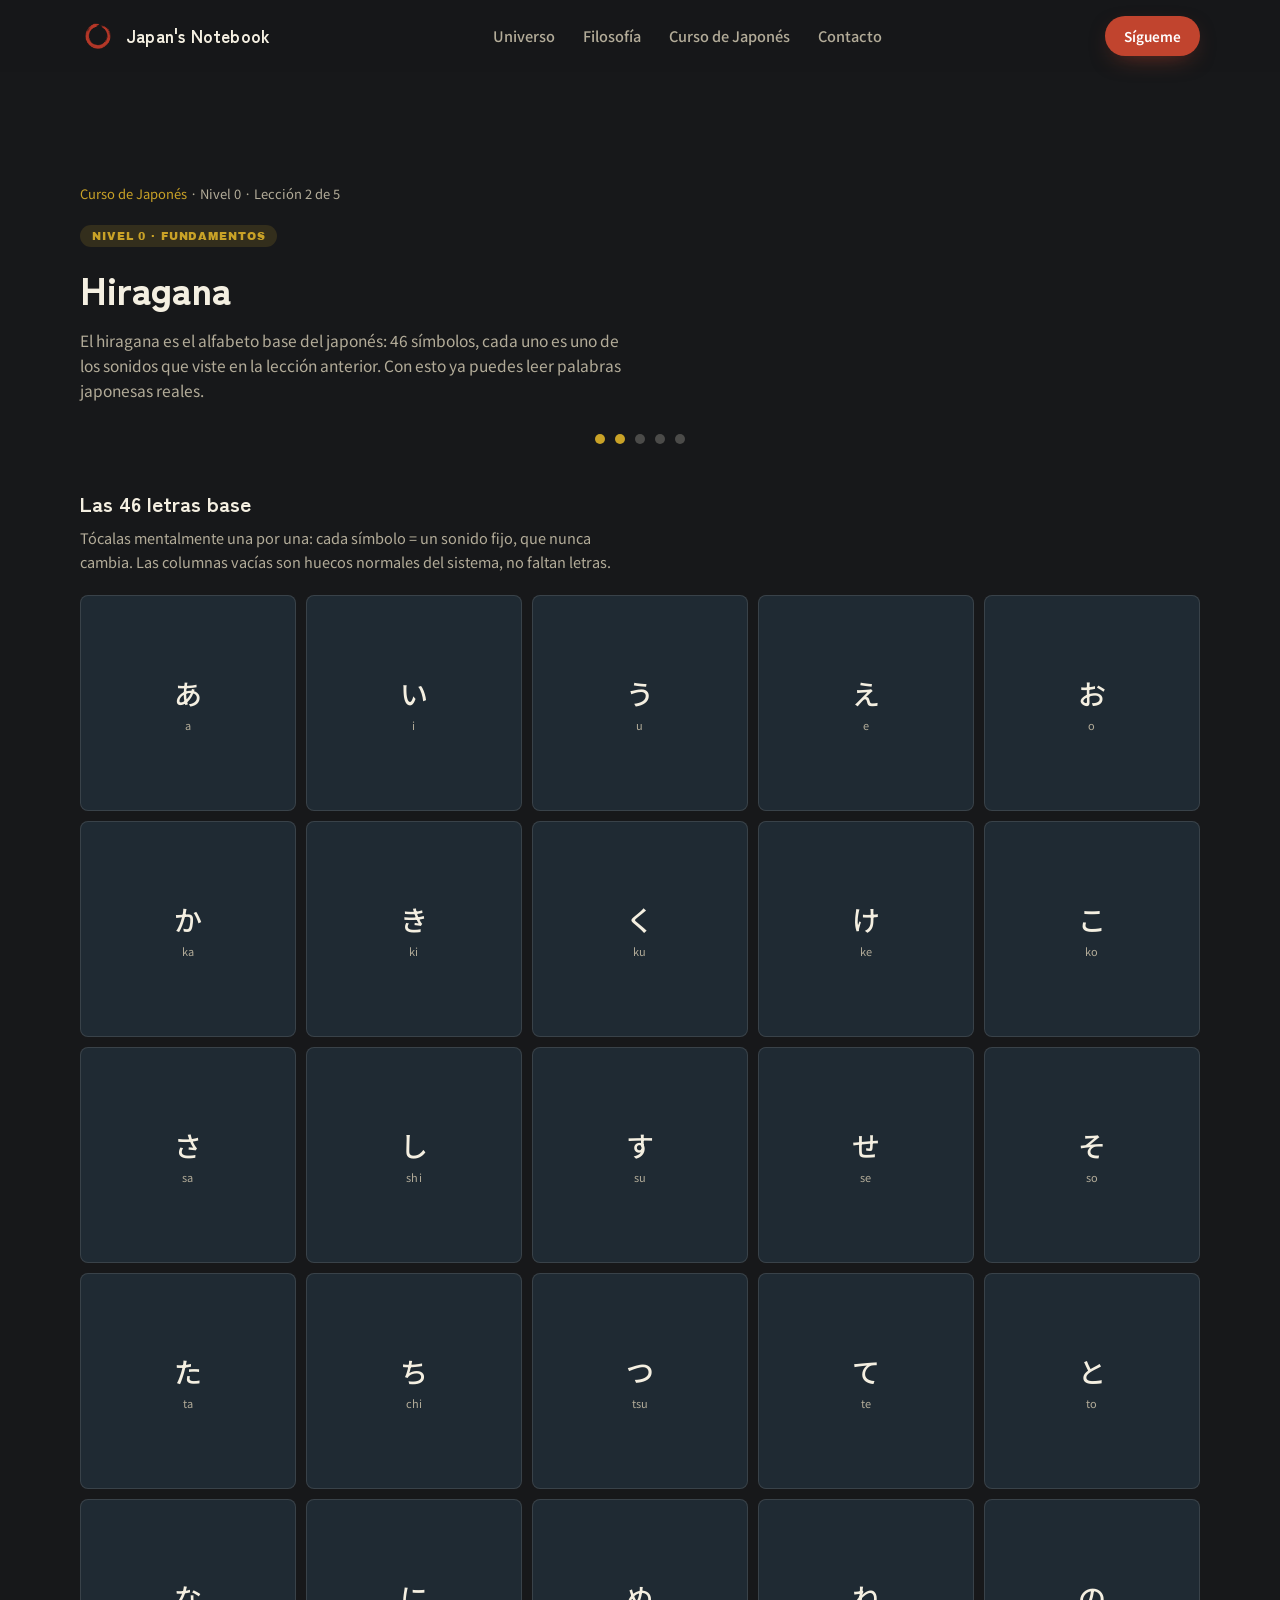
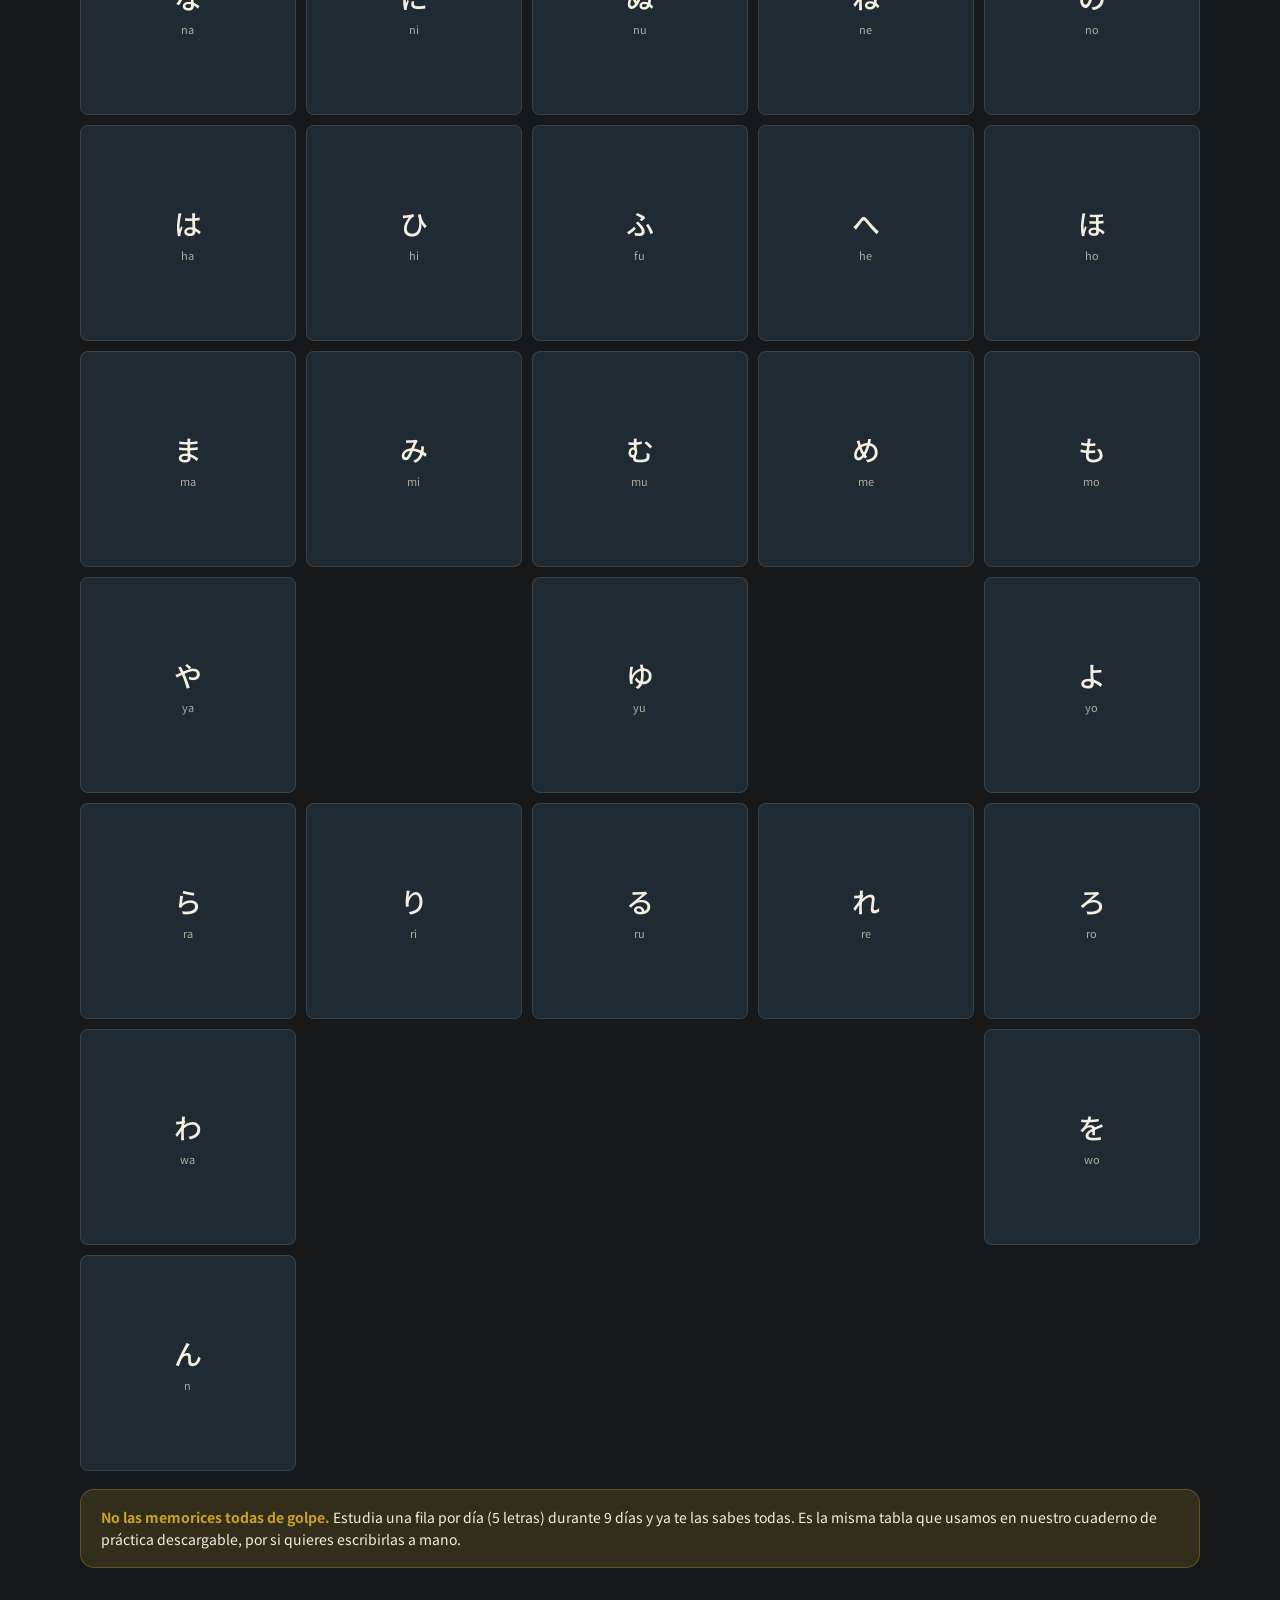
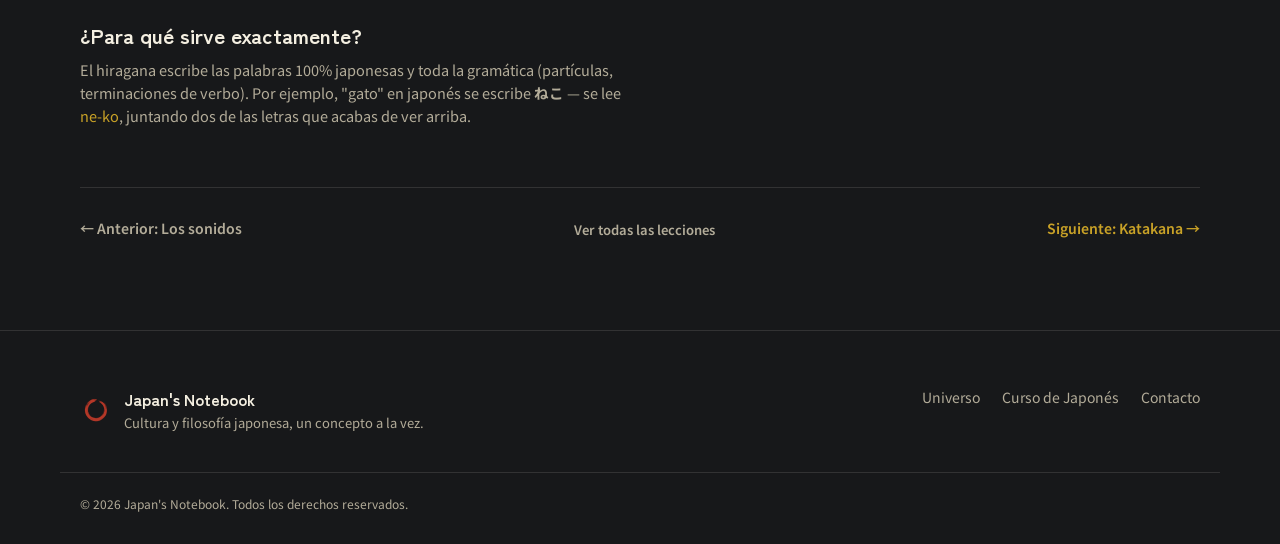
<file: curso-de-japones/leccion-2-hiragana.html>
<!doctype html>
<html lang="es">
<head>
<meta charset="UTF-8">
<meta name="viewport" content="width=device-width, initial-scale=1, viewport-fit=cover">
<title>Lección 2: Hiragana — Curso de Japonés | Japan's Notebook</title>
<meta name="description" content="Aprende las 46 letras del hiragana, el primer alfabeto japonés, organizadas por familias de sonido. Lección 2 del curso gratis de Japan's Notebook.">
<meta name="theme-color" content="#17181A">
<link rel="canonical" href="https://sjntthnes.github.io/japans-notebook/curso-de-japones/leccion-2-hiragana.html">
<link rel="manifest" href="../manifest.json">
<link rel="icon" type="image/png" sizes="32x32" href="../assets/icons/favicon-32.png">
<link rel="apple-touch-icon" href="../assets/icons/logo-192.png">
<link rel="preconnect" href="https://fonts.googleapis.com">
<link rel="preconnect" href="https://fonts.gstatic.com" crossorigin>
<link href="https://fonts.googleapis.com/css2?family=Zen+Kaku+Gothic+New:wght@500;700;900&family=Noto+Sans+JP:wght@400;500;600&family=Archivo+Black&display=swap" rel="stylesheet">
<link rel="stylesheet" href="../css/styles.css">
</head>
<body>

<a class="skip-link" href="#main">Saltar al contenido</a>

<header class="site-header" id="siteHeader">
  <div class="wrap header-inner">
    <a href="../index.html#top" class="brand" aria-label="Japan's Notebook — inicio">
      <img src="../assets/img/branding/logo.png" alt="" class="brand-logo" width="36" height="36">
      <span class="brand-name">Japan's Notebook</span>
    </a>
    <nav class="main-nav" id="mainNav" aria-label="Navegación principal">
      <a href="../index.html#universo">Universo</a>
      <a href="../index.html#filosofia">Filosofía</a>
      <a href="../curso-de-japones.html">Curso de Japonés</a>
      <a href="../index.html#contacto">Contacto</a>
    </nav>
    <div class="header-actions">
      <a class="btn btn-primary btn-sm" href="https://www.tiktok.com/@Japan_notebook_" target="_blank" rel="noopener">Sígueme</a>
      <button class="nav-toggle" id="navToggle" aria-expanded="false" aria-controls="mainNav" aria-label="Abrir menú">
        <span></span><span></span><span></span>
      </button>
    </div>
  </div>
</header>

<main id="main">
  <section class="leccion-shell">
    <div class="wrap">
      <p class="leccion-breadcrumb"><a href="../curso-de-japones.html">Curso de Japonés</a> · Nivel 0 · Lección 2 de 5</p>

      <div class="leccion-header">
        <span class="nivel-badge">Nivel 0 · Fundamentos</span>
        <h1>Hiragana</h1>
        <p>El hiragana es el alfabeto base del japonés: 46 símbolos, cada uno es uno de los sonidos que viste en la lección anterior. Con esto ya puedes leer palabras japonesas reales.</p>
        <div class="curso-progreso" aria-hidden="true">
          <span class="done"></span><span class="done"></span><span></span><span></span><span></span>
        </div>
      </div>

      <div class="leccion-block">
        <h2>Las 46 letras base</h2>
        <p>Tócalas mentalmente una por una: cada símbolo = un sonido fijo, que nunca cambia. Las columnas vacías son huecos normales del sistema, no faltan letras.</p>
        <div class="kana-grid">
          <span class="kana-cell kc-hira"><b lang="ja">あ</b><small>a</small></span>
          <span class="kana-cell kc-hira"><b lang="ja">い</b><small>i</small></span>
          <span class="kana-cell kc-hira"><b lang="ja">う</b><small>u</small></span>
          <span class="kana-cell kc-hira"><b lang="ja">え</b><small>e</small></span>
          <span class="kana-cell kc-hira"><b lang="ja">お</b><small>o</small></span>
          <span class="kana-cell kc-hira"><b lang="ja">か</b><small>ka</small></span>
          <span class="kana-cell kc-hira"><b lang="ja">き</b><small>ki</small></span>
          <span class="kana-cell kc-hira"><b lang="ja">く</b><small>ku</small></span>
          <span class="kana-cell kc-hira"><b lang="ja">け</b><small>ke</small></span>
          <span class="kana-cell kc-hira"><b lang="ja">こ</b><small>ko</small></span>
          <span class="kana-cell kc-hira"><b lang="ja">さ</b><small>sa</small></span>
          <span class="kana-cell kc-hira"><b lang="ja">し</b><small>shi</small></span>
          <span class="kana-cell kc-hira"><b lang="ja">す</b><small>su</small></span>
          <span class="kana-cell kc-hira"><b lang="ja">せ</b><small>se</small></span>
          <span class="kana-cell kc-hira"><b lang="ja">そ</b><small>so</small></span>
          <span class="kana-cell kc-hira"><b lang="ja">た</b><small>ta</small></span>
          <span class="kana-cell kc-hira"><b lang="ja">ち</b><small>chi</small></span>
          <span class="kana-cell kc-hira"><b lang="ja">つ</b><small>tsu</small></span>
          <span class="kana-cell kc-hira"><b lang="ja">て</b><small>te</small></span>
          <span class="kana-cell kc-hira"><b lang="ja">と</b><small>to</small></span>
          <span class="kana-cell kc-hira"><b lang="ja">な</b><small>na</small></span>
          <span class="kana-cell kc-hira"><b lang="ja">に</b><small>ni</small></span>
          <span class="kana-cell kc-hira"><b lang="ja">ぬ</b><small>nu</small></span>
          <span class="kana-cell kc-hira"><b lang="ja">ね</b><small>ne</small></span>
          <span class="kana-cell kc-hira"><b lang="ja">の</b><small>no</small></span>
          <span class="kana-cell kc-hira"><b lang="ja">は</b><small>ha</small></span>
          <span class="kana-cell kc-hira"><b lang="ja">ひ</b><small>hi</small></span>
          <span class="kana-cell kc-hira"><b lang="ja">ふ</b><small>fu</small></span>
          <span class="kana-cell kc-hira"><b lang="ja">へ</b><small>he</small></span>
          <span class="kana-cell kc-hira"><b lang="ja">ほ</b><small>ho</small></span>
          <span class="kana-cell kc-hira"><b lang="ja">ま</b><small>ma</small></span>
          <span class="kana-cell kc-hira"><b lang="ja">み</b><small>mi</small></span>
          <span class="kana-cell kc-hira"><b lang="ja">む</b><small>mu</small></span>
          <span class="kana-cell kc-hira"><b lang="ja">め</b><small>me</small></span>
          <span class="kana-cell kc-hira"><b lang="ja">も</b><small>mo</small></span>
          <span class="kana-cell kc-hira"><b lang="ja">や</b><small>ya</small></span>
          <span class="kana-cell kana-empty" aria-hidden="true"></span>
          <span class="kana-cell kc-hira"><b lang="ja">ゆ</b><small>yu</small></span>
          <span class="kana-cell kana-empty" aria-hidden="true"></span>
          <span class="kana-cell kc-hira"><b lang="ja">よ</b><small>yo</small></span>
          <span class="kana-cell kc-hira"><b lang="ja">ら</b><small>ra</small></span>
          <span class="kana-cell kc-hira"><b lang="ja">り</b><small>ri</small></span>
          <span class="kana-cell kc-hira"><b lang="ja">る</b><small>ru</small></span>
          <span class="kana-cell kc-hira"><b lang="ja">れ</b><small>re</small></span>
          <span class="kana-cell kc-hira"><b lang="ja">ろ</b><small>ro</small></span>
          <span class="kana-cell kc-hira"><b lang="ja">わ</b><small>wa</small></span>
          <span class="kana-cell kana-empty" aria-hidden="true"></span>
          <span class="kana-cell kana-empty" aria-hidden="true"></span>
          <span class="kana-cell kana-empty" aria-hidden="true"></span>
          <span class="kana-cell kc-hira"><b lang="ja">を</b><small>wo</small></span>
          <span class="kana-cell kc-hira"><b lang="ja">ん</b><small>n</small></span>
        </div>
        <div class="nota-tip">
          <b>No las memorices todas de golpe.</b> Estudia una fila por día (5 letras) durante 9 días y ya te las sabes todas. Es la misma tabla que usamos en nuestro <a href="https://beacons.ai/japansnotebook" target="_blank" rel="noopener">cuaderno de práctica descargable</a>, por si quieres escribirlas a mano.
        </div>
      </div>

      <div class="leccion-block">
        <h2>¿Para qué sirve exactamente?</h2>
        <p>El hiragana escribe las palabras 100% japonesas y toda la gramática (partículas, terminaciones de verbo). Por ejemplo, "gato" en japonés se escribe <b lang="ja" style="font-family:'Noto Sans JP'">ねこ</b> — se lee <span class="romaji" style="color:var(--gold)">ne-ko</span>, juntando dos de las letras que acabas de ver arriba.</p>
      </div>

      <div class="leccion-nav">
        <a href="leccion-1-sonidos.html">← Anterior: Los sonidos</a>
        <div class="leccion-nav-center"><a href="../curso-de-japones.html">Ver todas las lecciones</a></div>
        <a class="siguiente" href="leccion-3-katakana.html">Siguiente: Katakana →</a>
      </div>
    </div>
  </section>
</main>

<footer class="site-footer">
  <div class="wrap footer-inner">
    <div class="footer-brand">
      <img src="../assets/img/branding/logo.png" alt="" width="32" height="32">
      <div>
        <p class="footer-name">Japan's Notebook</p>
        <p class="footer-tagline">Cultura y filosofía japonesa, un concepto a la vez.</p>
      </div>
    </div>
    <nav class="footer-nav" aria-label="Navegación de pie de página">
      <a href="../index.html#universo">Universo</a>
      <a href="../curso-de-japones.html">Curso de Japonés</a>
      <a href="../index.html#contacto">Contacto</a>
    </nav>
  </div>
  <div class="wrap footer-legal"><p>© 2026 Japan's Notebook. Todos los derechos reservados.</p></div>
</footer>

<script src="../js/main.js" defer></script>
<script src="../js/chatbot.js" defer></script>
<script src="../js/sw-register.js" defer></script>
</body>
</html>
</file>
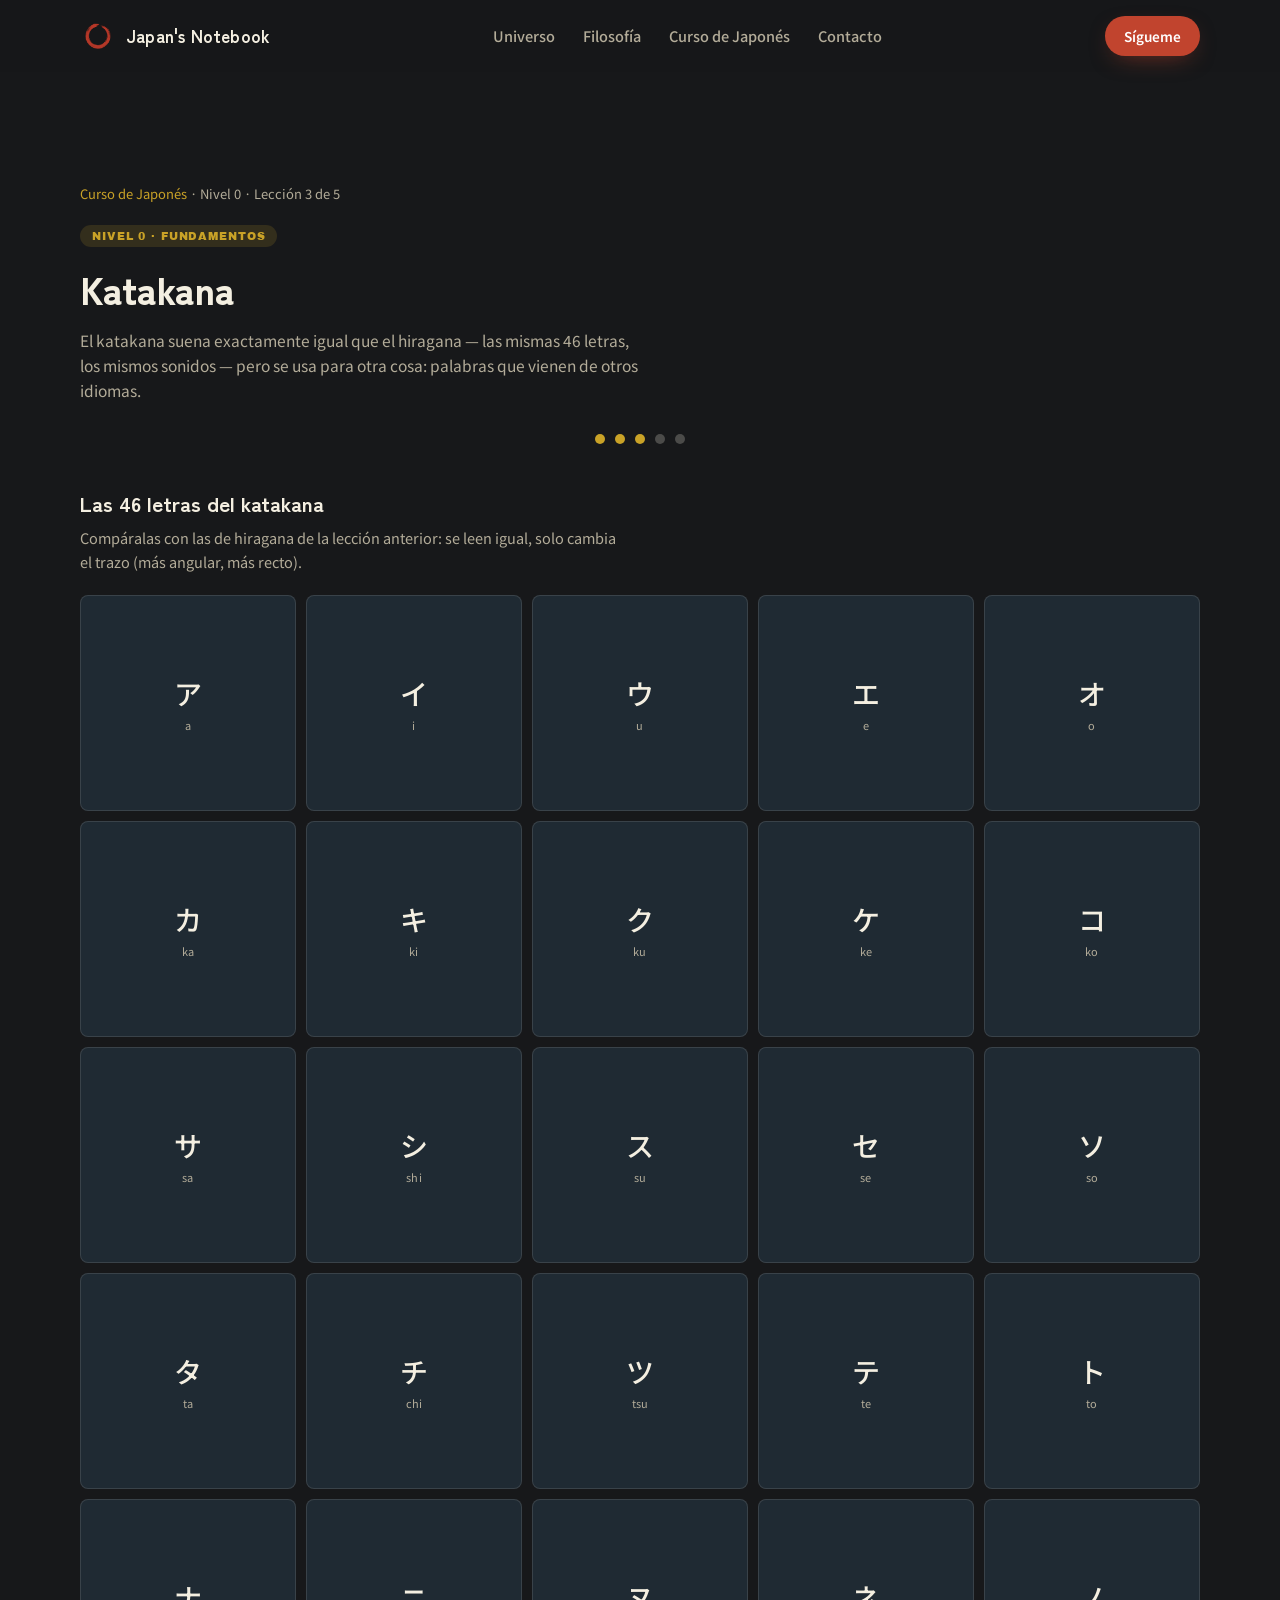
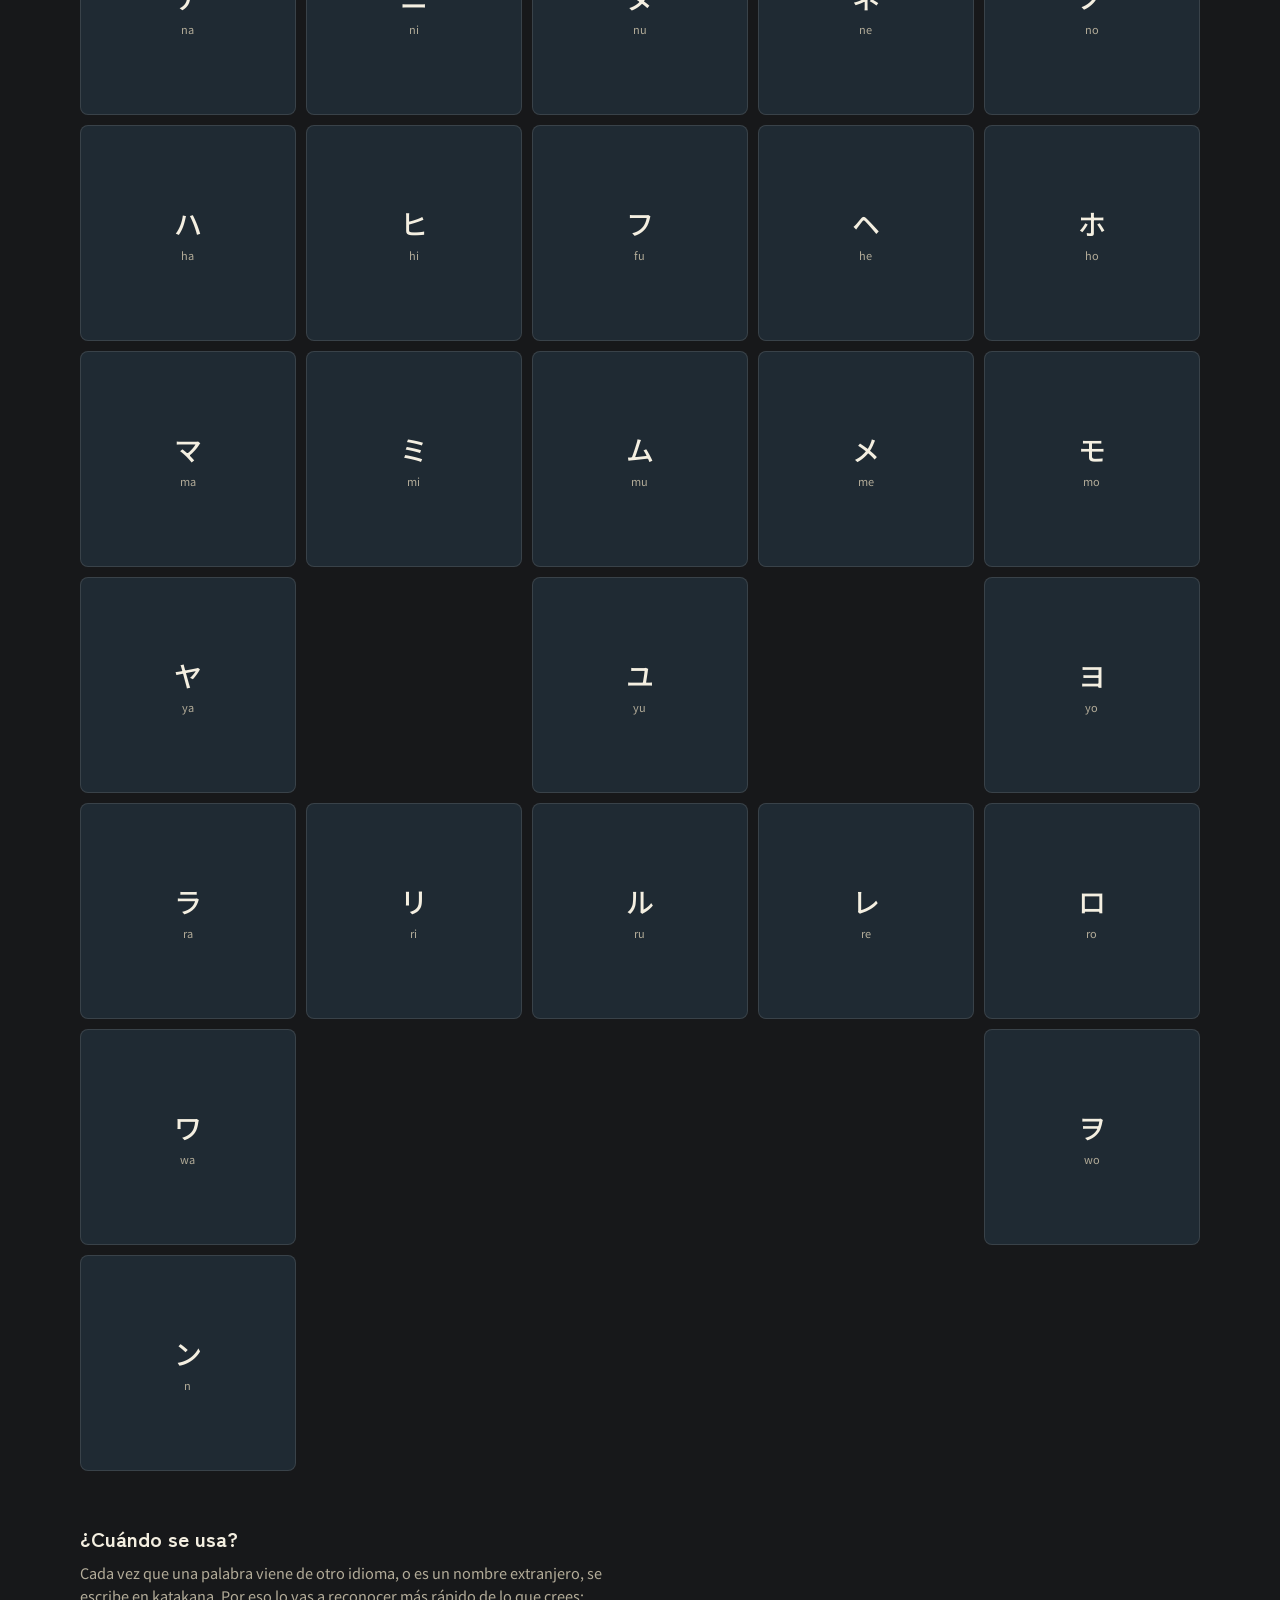
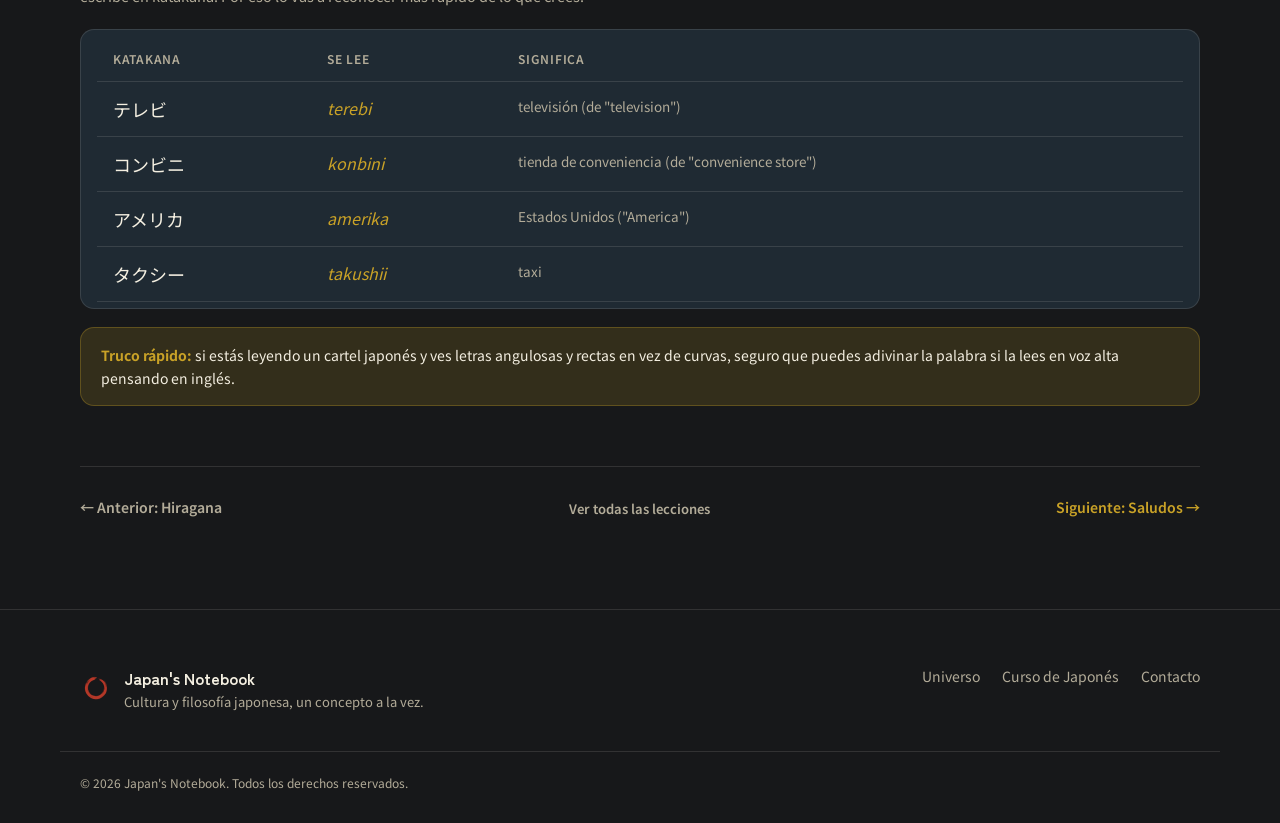
<file: curso-de-japones/leccion-3-katakana.html>
<!doctype html>
<html lang="es">
<head>
<meta charset="UTF-8">
<meta name="viewport" content="width=device-width, initial-scale=1, viewport-fit=cover">
<title>Lección 3: Katakana — Curso de Japonés | Japan's Notebook</title>
<meta name="description" content="Aprende las 46 letras del katakana, el alfabeto japonés para palabras extranjeras como sushi, terebi o konbini. Lección 3 del curso gratis de Japan's Notebook.">
<meta name="theme-color" content="#17181A">
<link rel="canonical" href="https://sjntthnes.github.io/japans-notebook/curso-de-japones/leccion-3-katakana.html">
<link rel="manifest" href="../manifest.json">
<link rel="icon" type="image/png" sizes="32x32" href="../assets/icons/favicon-32.png">
<link rel="apple-touch-icon" href="../assets/icons/logo-192.png">
<link rel="preconnect" href="https://fonts.googleapis.com">
<link rel="preconnect" href="https://fonts.gstatic.com" crossorigin>
<link href="https://fonts.googleapis.com/css2?family=Zen+Kaku+Gothic+New:wght@500;700;900&family=Noto+Sans+JP:wght@400;500;600&family=Archivo+Black&display=swap" rel="stylesheet">
<link rel="stylesheet" href="../css/styles.css">
</head>
<body>

<a class="skip-link" href="#main">Saltar al contenido</a>

<header class="site-header" id="siteHeader">
  <div class="wrap header-inner">
    <a href="../index.html#top" class="brand" aria-label="Japan's Notebook — inicio">
      <img src="../assets/img/branding/logo.png" alt="" class="brand-logo" width="36" height="36">
      <span class="brand-name">Japan's Notebook</span>
    </a>
    <nav class="main-nav" id="mainNav" aria-label="Navegación principal">
      <a href="../index.html#universo">Universo</a>
      <a href="../index.html#filosofia">Filosofía</a>
      <a href="../curso-de-japones.html">Curso de Japonés</a>
      <a href="../index.html#contacto">Contacto</a>
    </nav>
    <div class="header-actions">
      <a class="btn btn-primary btn-sm" href="https://www.tiktok.com/@Japan_notebook_" target="_blank" rel="noopener">Sígueme</a>
      <button class="nav-toggle" id="navToggle" aria-expanded="false" aria-controls="mainNav" aria-label="Abrir menú">
        <span></span><span></span><span></span>
      </button>
    </div>
  </div>
</header>

<main id="main">
  <section class="leccion-shell">
    <div class="wrap">
      <p class="leccion-breadcrumb"><a href="../curso-de-japones.html">Curso de Japonés</a> · Nivel 0 · Lección 3 de 5</p>

      <div class="leccion-header">
        <span class="nivel-badge">Nivel 0 · Fundamentos</span>
        <h1>Katakana</h1>
        <p>El katakana suena exactamente igual que el hiragana — las mismas 46 letras, los mismos sonidos — pero se usa para otra cosa: palabras que vienen de otros idiomas.</p>
        <div class="curso-progreso" aria-hidden="true">
          <span class="done"></span><span class="done"></span><span class="done"></span><span></span><span></span>
        </div>
      </div>

      <div class="leccion-block">
        <h2>Las 46 letras del katakana</h2>
        <p>Compáralas con las de hiragana de la lección anterior: se leen igual, solo cambia el trazo (más angular, más recto).</p>
        <div class="kana-grid">
          <span class="kana-cell kc-kata"><b lang="ja">ア</b><small>a</small></span>
          <span class="kana-cell kc-kata"><b lang="ja">イ</b><small>i</small></span>
          <span class="kana-cell kc-kata"><b lang="ja">ウ</b><small>u</small></span>
          <span class="kana-cell kc-kata"><b lang="ja">エ</b><small>e</small></span>
          <span class="kana-cell kc-kata"><b lang="ja">オ</b><small>o</small></span>
          <span class="kana-cell kc-kata"><b lang="ja">カ</b><small>ka</small></span>
          <span class="kana-cell kc-kata"><b lang="ja">キ</b><small>ki</small></span>
          <span class="kana-cell kc-kata"><b lang="ja">ク</b><small>ku</small></span>
          <span class="kana-cell kc-kata"><b lang="ja">ケ</b><small>ke</small></span>
          <span class="kana-cell kc-kata"><b lang="ja">コ</b><small>ko</small></span>
          <span class="kana-cell kc-kata"><b lang="ja">サ</b><small>sa</small></span>
          <span class="kana-cell kc-kata"><b lang="ja">シ</b><small>shi</small></span>
          <span class="kana-cell kc-kata"><b lang="ja">ス</b><small>su</small></span>
          <span class="kana-cell kc-kata"><b lang="ja">セ</b><small>se</small></span>
          <span class="kana-cell kc-kata"><b lang="ja">ソ</b><small>so</small></span>
          <span class="kana-cell kc-kata"><b lang="ja">タ</b><small>ta</small></span>
          <span class="kana-cell kc-kata"><b lang="ja">チ</b><small>chi</small></span>
          <span class="kana-cell kc-kata"><b lang="ja">ツ</b><small>tsu</small></span>
          <span class="kana-cell kc-kata"><b lang="ja">テ</b><small>te</small></span>
          <span class="kana-cell kc-kata"><b lang="ja">ト</b><small>to</small></span>
          <span class="kana-cell kc-kata"><b lang="ja">ナ</b><small>na</small></span>
          <span class="kana-cell kc-kata"><b lang="ja">ニ</b><small>ni</small></span>
          <span class="kana-cell kc-kata"><b lang="ja">ヌ</b><small>nu</small></span>
          <span class="kana-cell kc-kata"><b lang="ja">ネ</b><small>ne</small></span>
          <span class="kana-cell kc-kata"><b lang="ja">ノ</b><small>no</small></span>
          <span class="kana-cell kc-kata"><b lang="ja">ハ</b><small>ha</small></span>
          <span class="kana-cell kc-kata"><b lang="ja">ヒ</b><small>hi</small></span>
          <span class="kana-cell kc-kata"><b lang="ja">フ</b><small>fu</small></span>
          <span class="kana-cell kc-kata"><b lang="ja">ヘ</b><small>he</small></span>
          <span class="kana-cell kc-kata"><b lang="ja">ホ</b><small>ho</small></span>
          <span class="kana-cell kc-kata"><b lang="ja">マ</b><small>ma</small></span>
          <span class="kana-cell kc-kata"><b lang="ja">ミ</b><small>mi</small></span>
          <span class="kana-cell kc-kata"><b lang="ja">ム</b><small>mu</small></span>
          <span class="kana-cell kc-kata"><b lang="ja">メ</b><small>me</small></span>
          <span class="kana-cell kc-kata"><b lang="ja">モ</b><small>mo</small></span>
          <span class="kana-cell kc-kata"><b lang="ja">ヤ</b><small>ya</small></span>
          <span class="kana-cell kana-empty" aria-hidden="true"></span>
          <span class="kana-cell kc-kata"><b lang="ja">ユ</b><small>yu</small></span>
          <span class="kana-cell kana-empty" aria-hidden="true"></span>
          <span class="kana-cell kc-kata"><b lang="ja">ヨ</b><small>yo</small></span>
          <span class="kana-cell kc-kata"><b lang="ja">ラ</b><small>ra</small></span>
          <span class="kana-cell kc-kata"><b lang="ja">リ</b><small>ri</small></span>
          <span class="kana-cell kc-kata"><b lang="ja">ル</b><small>ru</small></span>
          <span class="kana-cell kc-kata"><b lang="ja">レ</b><small>re</small></span>
          <span class="kana-cell kc-kata"><b lang="ja">ロ</b><small>ro</small></span>
          <span class="kana-cell kc-kata"><b lang="ja">ワ</b><small>wa</small></span>
          <span class="kana-cell kana-empty" aria-hidden="true"></span>
          <span class="kana-cell kana-empty" aria-hidden="true"></span>
          <span class="kana-cell kana-empty" aria-hidden="true"></span>
          <span class="kana-cell kc-kata"><b lang="ja">ヲ</b><small>wo</small></span>
          <span class="kana-cell kc-kata"><b lang="ja">ン</b><small>n</small></span>
        </div>
      </div>

      <div class="leccion-block">
        <h2>¿Cuándo se usa?</h2>
        <p>Cada vez que una palabra viene de otro idioma, o es un nombre extranjero, se escribe en katakana. Por eso lo vas a reconocer más rápido de lo que crees:</p>
        <div class="frase-tabla-wrap">
          <table class="frase-tabla">
            <thead><tr><th>Katakana</th><th>Se lee</th><th>Significa</th></tr></thead>
            <tbody>
              <tr><td class="jp">テレビ</td><td class="romaji">terebi</td><td class="uso">televisión (de "television")</td></tr>
              <tr><td class="jp">コンビニ</td><td class="romaji">konbini</td><td class="uso">tienda de conveniencia (de "convenience store")</td></tr>
              <tr><td class="jp">アメリカ</td><td class="romaji">amerika</td><td class="uso">Estados Unidos ("America")</td></tr>
              <tr><td class="jp">タクシー</td><td class="romaji">takushii</td><td class="uso">taxi</td></tr>
            </tbody>
          </table>
        </div>
        <div class="nota-tip">
          <b>Truco rápido:</b> si estás leyendo un cartel japonés y ves letras angulosas y rectas en vez de curvas, seguro que puedes adivinar la palabra si la lees en voz alta pensando en inglés.
        </div>
      </div>

      <div class="leccion-nav">
        <a href="leccion-2-hiragana.html">← Anterior: Hiragana</a>
        <div class="leccion-nav-center"><a href="../curso-de-japones.html">Ver todas las lecciones</a></div>
        <a class="siguiente" href="leccion-4-saludos.html">Siguiente: Saludos →</a>
      </div>
    </div>
  </section>
</main>

<footer class="site-footer">
  <div class="wrap footer-inner">
    <div class="footer-brand">
      <img src="../assets/img/branding/logo.png" alt="" width="32" height="32">
      <div>
        <p class="footer-name">Japan's Notebook</p>
        <p class="footer-tagline">Cultura y filosofía japonesa, un concepto a la vez.</p>
      </div>
    </div>
    <nav class="footer-nav" aria-label="Navegación de pie de página">
      <a href="../index.html#universo">Universo</a>
      <a href="../curso-de-japones.html">Curso de Japonés</a>
      <a href="../index.html#contacto">Contacto</a>
    </nav>
  </div>
  <div class="wrap footer-legal"><p>© 2026 Japan's Notebook. Todos los derechos reservados.</p></div>
</footer>

<script src="../js/main.js" defer></script>
<script src="../js/chatbot.js" defer></script>
<script src="../js/sw-register.js" defer></script>
</body>
</html>
</file>
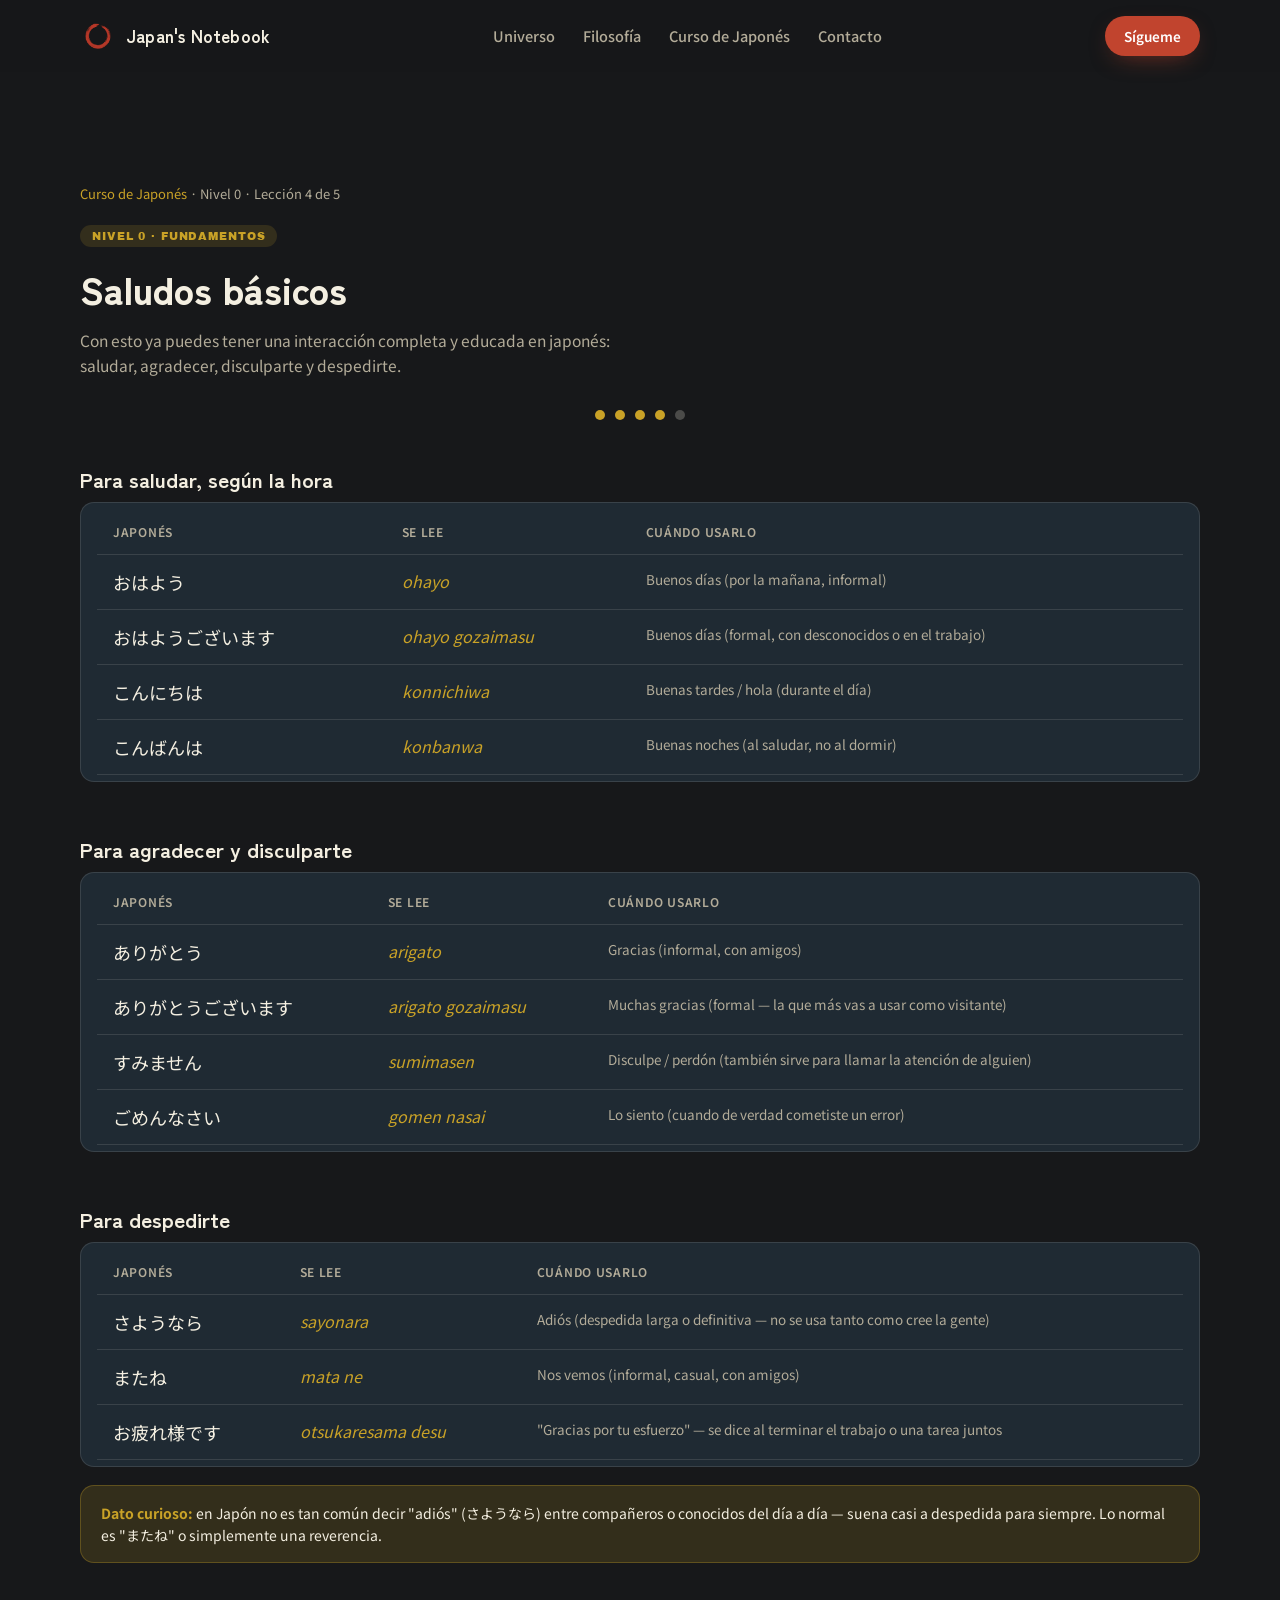
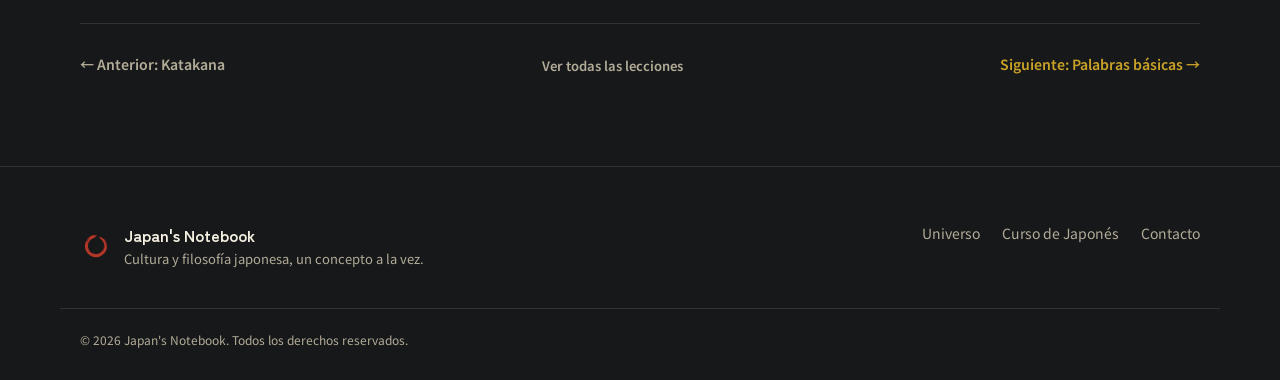
<file: curso-de-japones/leccion-4-saludos.html>
<!doctype html>
<html lang="es">
<head>
<meta charset="UTF-8">
<meta name="viewport" content="width=device-width, initial-scale=1, viewport-fit=cover">
<title>Lección 4: Saludos básicos — Curso de Japonés | Japan's Notebook</title>
<meta name="description" content="Cómo saludar, agradecer y despedirte en japonés. Lección 4 del curso gratis de Japan's Notebook.">
<meta name="theme-color" content="#17181A">
<link rel="canonical" href="https://sjntthnes.github.io/japans-notebook/curso-de-japones/leccion-4-saludos.html">
<link rel="manifest" href="../manifest.json">
<link rel="icon" type="image/png" sizes="32x32" href="../assets/icons/favicon-32.png">
<link rel="apple-touch-icon" href="../assets/icons/logo-192.png">
<link rel="preconnect" href="https://fonts.googleapis.com">
<link rel="preconnect" href="https://fonts.gstatic.com" crossorigin>
<link href="https://fonts.googleapis.com/css2?family=Zen+Kaku+Gothic+New:wght@500;700;900&family=Noto+Sans+JP:wght@400;500;600&family=Archivo+Black&display=swap" rel="stylesheet">
<link rel="stylesheet" href="../css/styles.css">
</head>
<body>

<a class="skip-link" href="#main">Saltar al contenido</a>

<header class="site-header" id="siteHeader">
  <div class="wrap header-inner">
    <a href="../index.html#top" class="brand" aria-label="Japan's Notebook — inicio">
      <img src="../assets/img/branding/logo.png" alt="" class="brand-logo" width="36" height="36">
      <span class="brand-name">Japan's Notebook</span>
    </a>
    <nav class="main-nav" id="mainNav" aria-label="Navegación principal">
      <a href="../index.html#universo">Universo</a>
      <a href="../index.html#filosofia">Filosofía</a>
      <a href="../curso-de-japones.html">Curso de Japonés</a>
      <a href="../index.html#contacto">Contacto</a>
    </nav>
    <div class="header-actions">
      <a class="btn btn-primary btn-sm" href="https://www.tiktok.com/@Japan_notebook_" target="_blank" rel="noopener">Sígueme</a>
      <button class="nav-toggle" id="navToggle" aria-expanded="false" aria-controls="mainNav" aria-label="Abrir menú">
        <span></span><span></span><span></span>
      </button>
    </div>
  </div>
</header>

<main id="main">
  <section class="leccion-shell">
    <div class="wrap">
      <p class="leccion-breadcrumb"><a href="../curso-de-japones.html">Curso de Japonés</a> · Nivel 0 · Lección 4 de 5</p>

      <div class="leccion-header">
        <span class="nivel-badge">Nivel 0 · Fundamentos</span>
        <h1>Saludos básicos</h1>
        <p>Con esto ya puedes tener una interacción completa y educada en japonés: saludar, agradecer, disculparte y despedirte.</p>
        <div class="curso-progreso" aria-hidden="true">
          <span class="done"></span><span class="done"></span><span class="done"></span><span class="done"></span><span></span>
        </div>
      </div>

      <div class="leccion-block">
        <h2>Para saludar, según la hora</h2>
        <div class="frase-tabla-wrap">
          <table class="frase-tabla">
            <thead><tr><th>Japonés</th><th>Se lee</th><th>Cuándo usarlo</th></tr></thead>
            <tbody>
              <tr><td class="jp">おはよう</td><td class="romaji">ohayo</td><td class="uso">Buenos días (por la mañana, informal)</td></tr>
              <tr><td class="jp">おはようございます</td><td class="romaji">ohayo gozaimasu</td><td class="uso">Buenos días (formal, con desconocidos o en el trabajo)</td></tr>
              <tr><td class="jp">こんにちは</td><td class="romaji">konnichiwa</td><td class="uso">Buenas tardes / hola (durante el día)</td></tr>
              <tr><td class="jp">こんばんは</td><td class="romaji">konbanwa</td><td class="uso">Buenas noches (al saludar, no al dormir)</td></tr>
            </tbody>
          </table>
        </div>
      </div>

      <div class="leccion-block">
        <h2>Para agradecer y disculparte</h2>
        <div class="frase-tabla-wrap">
          <table class="frase-tabla">
            <thead><tr><th>Japonés</th><th>Se lee</th><th>Cuándo usarlo</th></tr></thead>
            <tbody>
              <tr><td class="jp">ありがとう</td><td class="romaji">arigato</td><td class="uso">Gracias (informal, con amigos)</td></tr>
              <tr><td class="jp">ありがとうございます</td><td class="romaji">arigato gozaimasu</td><td class="uso">Muchas gracias (formal — la que más vas a usar como visitante)</td></tr>
              <tr><td class="jp">すみません</td><td class="romaji">sumimasen</td><td class="uso">Disculpe / perdón (también sirve para llamar la atención de alguien)</td></tr>
              <tr><td class="jp">ごめんなさい</td><td class="romaji">gomen nasai</td><td class="uso">Lo siento (cuando de verdad cometiste un error)</td></tr>
            </tbody>
          </table>
        </div>
      </div>

      <div class="leccion-block">
        <h2>Para despedirte</h2>
        <div class="frase-tabla-wrap">
          <table class="frase-tabla">
            <thead><tr><th>Japonés</th><th>Se lee</th><th>Cuándo usarlo</th></tr></thead>
            <tbody>
              <tr><td class="jp">さようなら</td><td class="romaji">sayonara</td><td class="uso">Adiós (despedida larga o definitiva — no se usa tanto como cree la gente)</td></tr>
              <tr><td class="jp">またね</td><td class="romaji">mata ne</td><td class="uso">Nos vemos (informal, casual, con amigos)</td></tr>
              <tr><td class="jp">お疲れ様です</td><td class="romaji">otsukaresama desu</td><td class="uso">"Gracias por tu esfuerzo" — se dice al terminar el trabajo o una tarea juntos</td></tr>
            </tbody>
          </table>
        </div>
        <div class="nota-tip">
          <b>Dato curioso:</b> en Japón no es tan común decir "adiós" (さようなら) entre compañeros o conocidos del día a día — suena casi a despedida para siempre. Lo normal es "またね" o simplemente una reverencia.
        </div>
      </div>

      <div class="leccion-nav">
        <a href="leccion-3-katakana.html">← Anterior: Katakana</a>
        <div class="leccion-nav-center"><a href="../curso-de-japones.html">Ver todas las lecciones</a></div>
        <a class="siguiente" href="leccion-5-palabras-basicas.html">Siguiente: Palabras básicas →</a>
      </div>
    </div>
  </section>
</main>

<footer class="site-footer">
  <div class="wrap footer-inner">
    <div class="footer-brand">
      <img src="../assets/img/branding/logo.png" alt="" width="32" height="32">
      <div>
        <p class="footer-name">Japan's Notebook</p>
        <p class="footer-tagline">Cultura y filosofía japonesa, un concepto a la vez.</p>
      </div>
    </div>
    <nav class="footer-nav" aria-label="Navegación de pie de página">
      <a href="../index.html#universo">Universo</a>
      <a href="../curso-de-japones.html">Curso de Japonés</a>
      <a href="../index.html#contacto">Contacto</a>
    </nav>
  </div>
  <div class="wrap footer-legal"><p>© 2026 Japan's Notebook. Todos los derechos reservados.</p></div>
</footer>

<script src="../js/main.js" defer></script>
<script src="../js/chatbot.js" defer></script>
<script src="../js/sw-register.js" defer></script>
</body>
</html>
</file>
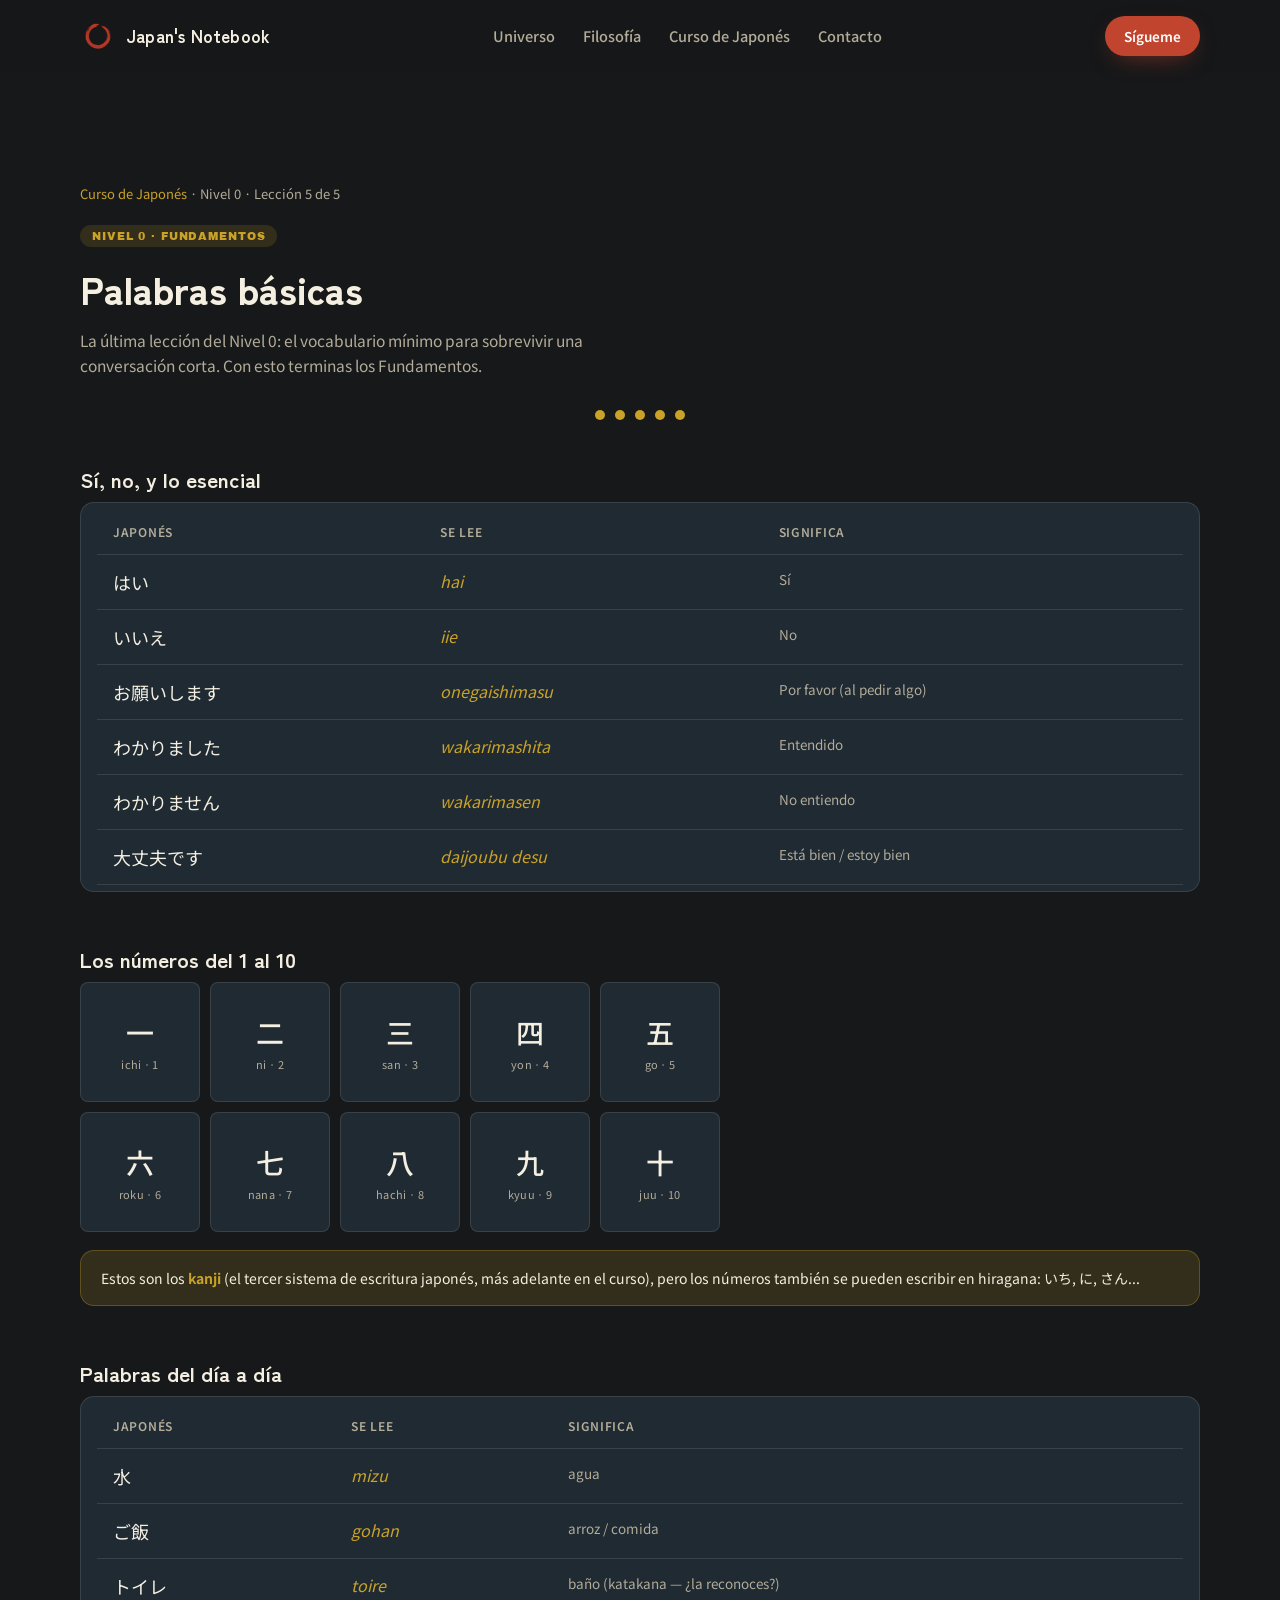
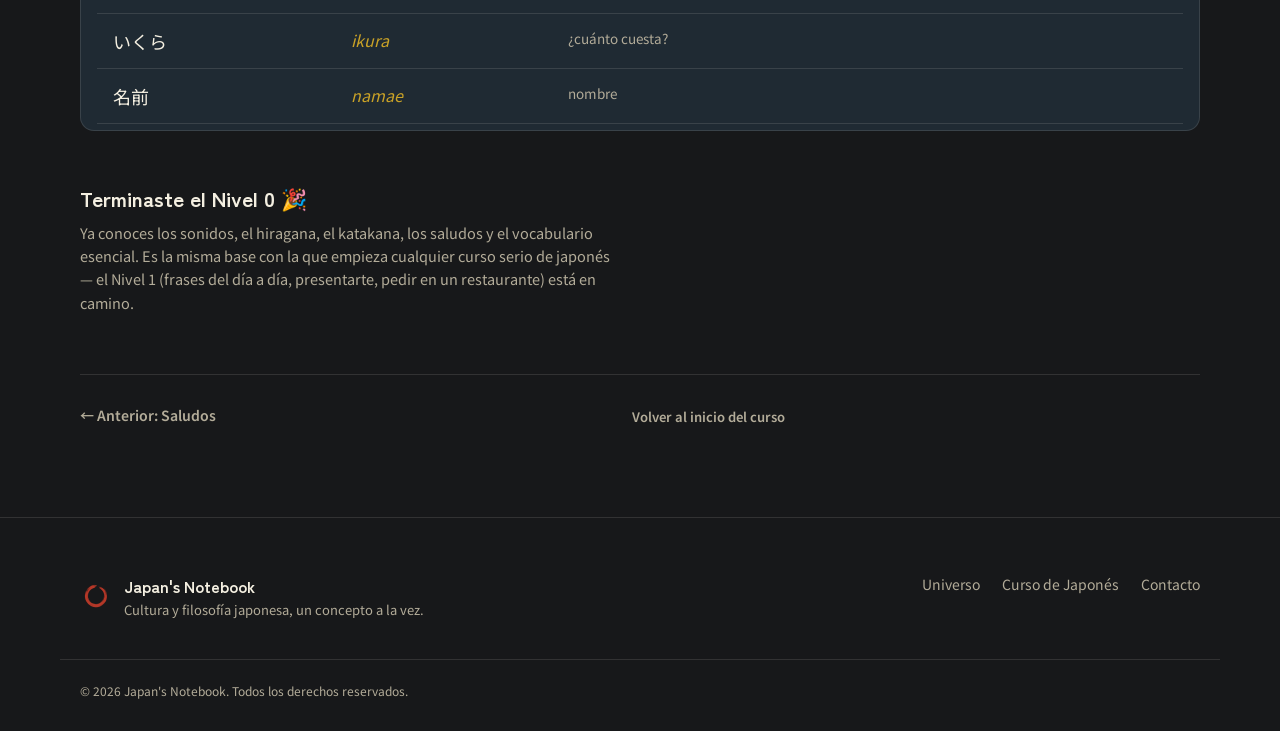
<file: curso-de-japones/leccion-5-palabras-basicas.html>
<!doctype html>
<html lang="es">
<head>
<meta charset="UTF-8">
<meta name="viewport" content="width=device-width, initial-scale=1, viewport-fit=cover">
<title>Lección 5: Palabras básicas — Curso de Japonés | Japan's Notebook</title>
<meta name="description" content="Sí, no, por favor, los números del 1 al 10 y el vocabulario esencial en japonés. Lección 5 del curso gratis de Japan's Notebook.">
<meta name="theme-color" content="#17181A">
<link rel="canonical" href="https://sjntthnes.github.io/japans-notebook/curso-de-japones/leccion-5-palabras-basicas.html">
<link rel="manifest" href="../manifest.json">
<link rel="icon" type="image/png" sizes="32x32" href="../assets/icons/favicon-32.png">
<link rel="apple-touch-icon" href="../assets/icons/logo-192.png">
<link rel="preconnect" href="https://fonts.googleapis.com">
<link rel="preconnect" href="https://fonts.gstatic.com" crossorigin>
<link href="https://fonts.googleapis.com/css2?family=Zen+Kaku+Gothic+New:wght@500;700;900&family=Noto+Sans+JP:wght@400;500;600&family=Archivo+Black&display=swap" rel="stylesheet">
<link rel="stylesheet" href="../css/styles.css">
</head>
<body>

<a class="skip-link" href="#main">Saltar al contenido</a>

<header class="site-header" id="siteHeader">
  <div class="wrap header-inner">
    <a href="../index.html#top" class="brand" aria-label="Japan's Notebook — inicio">
      <img src="../assets/img/branding/logo.png" alt="" class="brand-logo" width="36" height="36">
      <span class="brand-name">Japan's Notebook</span>
    </a>
    <nav class="main-nav" id="mainNav" aria-label="Navegación principal">
      <a href="../index.html#universo">Universo</a>
      <a href="../index.html#filosofia">Filosofía</a>
      <a href="../curso-de-japones.html">Curso de Japonés</a>
      <a href="../index.html#contacto">Contacto</a>
    </nav>
    <div class="header-actions">
      <a class="btn btn-primary btn-sm" href="https://www.tiktok.com/@Japan_notebook_" target="_blank" rel="noopener">Sígueme</a>
      <button class="nav-toggle" id="navToggle" aria-expanded="false" aria-controls="mainNav" aria-label="Abrir menú">
        <span></span><span></span><span></span>
      </button>
    </div>
  </div>
</header>

<main id="main">
  <section class="leccion-shell">
    <div class="wrap">
      <p class="leccion-breadcrumb"><a href="../curso-de-japones.html">Curso de Japonés</a> · Nivel 0 · Lección 5 de 5</p>

      <div class="leccion-header">
        <span class="nivel-badge">Nivel 0 · Fundamentos</span>
        <h1>Palabras básicas</h1>
        <p>La última lección del Nivel 0: el vocabulario mínimo para sobrevivir una conversación corta. Con esto terminas los Fundamentos.</p>
        <div class="curso-progreso" aria-hidden="true">
          <span class="done"></span><span class="done"></span><span class="done"></span><span class="done"></span><span class="done"></span>
        </div>
      </div>

      <div class="leccion-block">
        <h2>Sí, no, y lo esencial</h2>
        <div class="frase-tabla-wrap">
          <table class="frase-tabla">
            <thead><tr><th>Japonés</th><th>Se lee</th><th>Significa</th></tr></thead>
            <tbody>
              <tr><td class="jp">はい</td><td class="romaji">hai</td><td class="uso">Sí</td></tr>
              <tr><td class="jp">いいえ</td><td class="romaji">iie</td><td class="uso">No</td></tr>
              <tr><td class="jp">お願いします</td><td class="romaji">onegaishimasu</td><td class="uso">Por favor (al pedir algo)</td></tr>
              <tr><td class="jp">わかりました</td><td class="romaji">wakarimashita</td><td class="uso">Entendido</td></tr>
              <tr><td class="jp">わかりません</td><td class="romaji">wakarimasen</td><td class="uso">No entiendo</td></tr>
              <tr><td class="jp">大丈夫です</td><td class="romaji">daijoubu desu</td><td class="uso">Está bien / estoy bien</td></tr>
            </tbody>
          </table>
        </div>
      </div>

      <div class="leccion-block">
        <h2>Los números del 1 al 10</h2>
        <div class="kana-grid" style="grid-template-columns:repeat(5,1fr); max-width:640px">
          <span class="kana-cell kc-hira"><b lang="ja">一</b><small>ichi · 1</small></span>
          <span class="kana-cell kc-hira"><b lang="ja">二</b><small>ni · 2</small></span>
          <span class="kana-cell kc-hira"><b lang="ja">三</b><small>san · 3</small></span>
          <span class="kana-cell kc-hira"><b lang="ja">四</b><small>yon · 4</small></span>
          <span class="kana-cell kc-hira"><b lang="ja">五</b><small>go · 5</small></span>
          <span class="kana-cell kc-hira"><b lang="ja">六</b><small>roku · 6</small></span>
          <span class="kana-cell kc-hira"><b lang="ja">七</b><small>nana · 7</small></span>
          <span class="kana-cell kc-hira"><b lang="ja">八</b><small>hachi · 8</small></span>
          <span class="kana-cell kc-hira"><b lang="ja">九</b><small>kyuu · 9</small></span>
          <span class="kana-cell kc-hira"><b lang="ja">十</b><small>juu · 10</small></span>
        </div>
        <div class="nota-tip">
          Estos son los <b>kanji</b> (el tercer sistema de escritura japonés, más adelante en el curso), pero los números también se pueden escribir en hiragana: いち, に, さん...
        </div>
      </div>

      <div class="leccion-block">
        <h2>Palabras del día a día</h2>
        <div class="frase-tabla-wrap">
          <table class="frase-tabla">
            <thead><tr><th>Japonés</th><th>Se lee</th><th>Significa</th></tr></thead>
            <tbody>
              <tr><td class="jp">水</td><td class="romaji">mizu</td><td class="uso">agua</td></tr>
              <tr><td class="jp">ご飯</td><td class="romaji">gohan</td><td class="uso">arroz / comida</td></tr>
              <tr><td class="jp">トイレ</td><td class="romaji">toire</td><td class="uso">baño (katakana — ¿la reconoces?)</td></tr>
              <tr><td class="jp">いくら</td><td class="romaji">ikura</td><td class="uso">¿cuánto cuesta?</td></tr>
              <tr><td class="jp">名前</td><td class="romaji">namae</td><td class="uso">nombre</td></tr>
            </tbody>
          </table>
        </div>
      </div>

      <div class="leccion-block">
        <h2>Terminaste el Nivel 0 🎉</h2>
        <p>Ya conoces los sonidos, el hiragana, el katakana, los saludos y el vocabulario esencial. Es la misma base con la que empieza cualquier curso serio de japonés — el Nivel 1 (frases del día a día, presentarte, pedir en un restaurante) está en camino.</p>
      </div>

      <div class="leccion-nav">
        <a href="leccion-4-saludos.html">← Anterior: Saludos</a>
        <div class="leccion-nav-center"><a href="../curso-de-japones.html">Volver al inicio del curso</a></div>
        <span></span>
      </div>
    </div>
  </section>
</main>

<footer class="site-footer">
  <div class="wrap footer-inner">
    <div class="footer-brand">
      <img src="../assets/img/branding/logo.png" alt="" width="32" height="32">
      <div>
        <p class="footer-name">Japan's Notebook</p>
        <p class="footer-tagline">Cultura y filosofía japonesa, un concepto a la vez.</p>
      </div>
    </div>
    <nav class="footer-nav" aria-label="Navegación de pie de página">
      <a href="../index.html#universo">Universo</a>
      <a href="../curso-de-japones.html">Curso de Japonés</a>
      <a href="../index.html#contacto">Contacto</a>
    </nav>
  </div>
  <div class="wrap footer-legal"><p>© 2026 Japan's Notebook. Todos los derechos reservados.</p></div>
</footer>

<script src="../js/main.js" defer></script>
<script src="../js/chatbot.js" defer></script>
<script src="../js/sw-register.js" defer></script>
</body>
</html>
</file>
<file: css/styles.css>
/* =========================================================
   Japan's Notebook — Landing page
   Design tokens tomados de MARCA.md (fuente de verdad de marca)
   ========================================================= */

:root{
  --bg: #17181A;           /* sumi */
  --surface: #1F2A33;      /* indigo noche */
  --surface-2: #263340;
  --line: rgba(244,239,225,0.12);
  --line-strong: rgba(244,239,225,0.24);
  --text: #F4EFE1;         /* washi */
  --text-dim: #B3AC99;
  --shu: #C1442E;          /* acento de marca */
  --shu-dim: rgba(193,68,46,0.16);
  --gold: #C9A227;         /* kintsugi */
  --gold-dim: rgba(201,162,39,0.16);
  --vermillion: #E4572E;   /* CTA */

  --radius-sm: 8px;
  --radius: 14px;
  --radius-lg: 22px;

  --font-display: 'Zen Kaku Gothic New', 'Hiragino Sans', sans-serif;
  --font-body: 'Noto Sans JP', 'Hiragino Sans', sans-serif;
  --font-label: 'Archivo Black', 'Arial Black', sans-serif;

  --container: 1160px;
  --header-h: 72px;

  color-scheme: dark;
}

/* ---------- reset ---------- */
*, *::before, *::after{ box-sizing: border-box; }
html{ scroll-behavior: smooth; }
body{
  margin:0;
  background: var(--bg);
  color: var(--text);
  font-family: var(--font-body);
  -webkit-font-smoothing: antialiased;
  overflow-x: hidden;
}
img{ max-width:100%; display:block; }
a{ color: inherit; text-decoration: none; }
button{ font: inherit; color: inherit; background:none; border:none; cursor:pointer; }
ul{ list-style:none; margin:0; padding:0; }
h1,h2,h3{ font-family: var(--font-display); margin:0; text-wrap: balance; }
p{ margin:0; }

@media (prefers-reduced-motion: reduce){
  *{ animation-duration: 0.01ms !important; animation-iteration-count: 1 !important; transition-duration: 0.01ms !important; scroll-behavior: auto !important; }
}

.wrap{ max-width: var(--container); margin: 0 auto; padding: 0 20px; }
.skip-link{
  position: fixed; top:-60px; left:12px; z-index: 999; background: var(--shu); color:#fff;
  padding: 10px 16px; border-radius: var(--radius-sm); transition: top .15s;
}
.skip-link:focus{ top: 12px; }

/* ---------- reveal-on-scroll ---------- */
.reveal{ opacity: 0; transform: translateY(18px); transition: opacity .6s ease, transform .6s ease; }
.reveal.in-view{ opacity: 1; transform: translateY(0); }

/* ---------- buttons ---------- */
.btn{
  display:inline-flex; align-items:center; justify-content:center; gap:8px;
  font-family: var(--font-body); font-weight:600; font-size: 15px;
  padding: 13px 24px; border-radius: 999px; border: 1px solid transparent;
  transition: transform .15s ease, background .15s ease, border-color .15s ease, box-shadow .15s ease;
  white-space: nowrap;
}
.btn:hover{ transform: translateY(-2px); }
.btn:active{ transform: translateY(0); }
.btn-primary{ background: var(--shu); color: #fff; box-shadow: 0 8px 24px -10px rgba(193,68,46,0.65); }
.btn-primary:hover{ background: #d6512f; }
.btn-outline{ border-color: var(--line-strong); color: var(--text); }
.btn-outline:hover{ border-color: var(--text); background: rgba(244,239,225,0.05); }
.btn-gold{ background: var(--gold); color: var(--bg); box-shadow: 0 8px 24px -10px rgba(201,162,39,0.55); }
.btn-gold:hover{ background: #ddb636; }
.btn-gold .ico{ font-family: 'Noto Sans JP', sans-serif; }
.btn-sm{ padding: 9px 18px; font-size: 13.5px; }
.btn-block{ width:100%; }

/* ============ HEADER ============ */
.site-header{
  position: sticky; top:0; z-index: 60; height: var(--header-h);
  display:flex; align-items:center;
  background: rgba(23,24,26,0.72); backdrop-filter: blur(10px);
  border-bottom: 1px solid transparent;
  transition: border-color .2s ease, background .2s ease;
}
.site-header.scrolled{ border-color: var(--line); background: rgba(23,24,26,0.92); }
.header-inner{ display:flex; align-items:center; justify-content:space-between; gap:20px; width:100%; }
.brand{ display:flex; align-items:center; gap:10px; }
.brand-logo{ border-radius:50%; }
.brand-name{ font-family: var(--font-display); font-weight:700; font-size: 17px; letter-spacing:.2px; }

.main-nav{ display:flex; align-items:center; gap:28px; }
.main-nav a{ font-size: 14.5px; color: var(--text-dim); font-weight:500; transition: color .15s; }
.main-nav a:hover{ color: var(--text); }

.header-actions{ display:flex; align-items:center; gap:14px; }
.nav-toggle{ display:none; flex-direction:column; gap:5px; padding:8px; }
.nav-toggle span{ width:22px; height:2px; background: var(--text); border-radius:2px; transition: transform .2s, opacity .2s; }

@media (max-width: 860px){
  .main-nav{
    position:fixed; inset: var(--header-h) 0 auto 0; flex-direction:column; align-items:flex-start; gap:0;
    background: var(--bg); border-bottom:1px solid var(--line);
    padding: 8px 20px 18px; transform: translateY(-8px); opacity:0; pointer-events:none;
    transition: opacity .18s ease, transform .18s ease;
  }
  .main-nav.open{ opacity:1; transform: translateY(0); pointer-events:auto; }
  .main-nav a{ padding: 12px 0; width:100%; border-bottom: 1px dashed var(--line); font-size:16px; }
  .nav-toggle{ display:flex; }
  .header-actions .btn-sm{ display:none; }
}

/* ============ HERO ============ */
.hero{
  position: relative; min-height: min(880px, 100svh); display:flex; align-items:center;
  padding: calc(var(--header-h) + 40px) 0 80px; overflow:hidden;
}
.hero-bg{
  position:absolute; inset:0; overflow:hidden;
  filter: saturate(1.05) brightness(.55);
}
.hero-bg img{
  width:100%; height:100%; object-fit: cover; object-position: center;
}
.hero-scrim{
  position:absolute; inset:0;
  background: linear-gradient(180deg, rgba(23,24,26,.55) 0%, rgba(23,24,26,.72) 55%, var(--bg) 100%);
}
.hero-inner{ position:relative; z-index:2; max-width: 760px; }
.hero-enso{ width: 84px; height:84px; margin-bottom: 18px; opacity:.9; }
.hero-enso-track{ fill:none; stroke: rgba(244,239,225,.12); stroke-width:6; }
.hero-enso-stroke{
  fill:none; stroke: var(--shu); stroke-width:7; stroke-linecap:round;
  stroke-dasharray: 480; stroke-dashoffset: 480;
  animation: draw-enso 1.6s cubic-bezier(.65,0,.35,1) .3s forwards;
}
@keyframes draw-enso{ to{ stroke-dashoffset: 0; } }

.eyebrow{
  font-family: var(--font-label); font-size: 11px; letter-spacing: .1em; text-transform: uppercase;
  color: var(--gold); margin: 0 0 14px;
}
.hero-title{
  font-size: clamp(34px, 6vw, 62px); font-weight:900; line-height:1.05; margin-bottom: 20px;
}
.hero-sub{
  font-size: clamp(16px, 2vw, 19px); color: var(--text-dim); max-width: 56ch; line-height:1.6; margin-bottom: 34px;
}
.hero-ctas{ display:flex; flex-wrap:wrap; gap:14px; margin-bottom: 30px; }
.hero-socials{ display:flex; gap:22px; }
.hero-socials a{ font-size: 13.5px; color: var(--text-dim); font-weight:600; letter-spacing:.03em; border-bottom: 1px solid transparent; }
.hero-socials a:hover{ color: var(--text); border-color: var(--line-strong); }

.scroll-cue{
  position:absolute; left:50%; bottom: 28px; transform: translateX(-50%); z-index:2;
  width: 26px; height: 42px; border: 2px solid var(--line-strong); border-radius: 20px;
}
.scroll-cue span{
  position:absolute; top:6px; left:50%; width:4px; height:8px; margin-left:-2px; border-radius:2px;
  background: var(--gold); animation: cue 1.6s ease-in-out infinite;
}
@keyframes cue{ 0%{ opacity:1; transform: translateY(0);} 70%{ opacity:0; transform: translateY(14px);} 100%{opacity:0;} }

/* ============ SECTIONS (shared) ============ */
.section{ padding: 96px 0; }
.section-title{ font-size: clamp(26px, 3.6vw, 40px); font-weight:800; max-width: 18ch; margin-bottom: 14px; }
.section-sub{ color: var(--text-dim); font-size: 16px; max-width: 62ch; line-height:1.6; margin-bottom: 48px; }

/* ============ AD SLOTS ============ */
.ad-slot{ display:none; } /* se activa (display:block/flex) cuando tenga contenido real de AdSense */
.ad-slot.has-ad{
  display:flex; align-items:center; justify-content:center; min-height: 100px;
  max-width: var(--container); margin: 0 auto; padding: 16px 20px;
}

/* ============ MANIFIESTO ============ */
.manifesto-lead{
  font-size: clamp(18px, 2.2vw, 22px); line-height:1.65; max-width: 68ch; margin-bottom: 56px; color: var(--text);
}
.pillars{ display:grid; grid-template-columns: repeat(3, 1fr); gap: 20px; }
.pillar{
  background: var(--surface); border:1px solid var(--line); border-radius: var(--radius);
  padding: 28px 24px; transition: border-color .2s, transform .2s;
}
.pillar:hover{ border-color: var(--line-strong); transform: translateY(-4px); }
.pillar-mark{
  display:inline-flex; align-items:center; justify-content:center; width:44px; height:44px;
  border-radius:50%; background: var(--shu-dim); color: var(--shu); font-family: var(--font-display);
  font-size: 20px; font-weight:700; margin-bottom: 18px;
}
.pillar h3{ font-size: 18px; margin-bottom: 10px; }
.pillar p{ color: var(--text-dim); font-size: 14.5px; line-height:1.6; }

@media (max-width: 760px){ .pillars{ grid-template-columns: 1fr; } }

/* ============ UNIVERSO / VIDEO GRID ============ */
.video-grid{
  display:grid; grid-template-columns: repeat(4, 1fr); gap: 18px; margin-bottom: 52px;
}
.video-card{
  position:relative; border-radius: var(--radius); overflow:hidden; aspect-ratio: 9/16;
  background: var(--surface); border: 1px solid var(--line);
  transition: transform .25s ease, border-color .25s ease;
}
.video-card:hover{ transform: translateY(-6px); border-color: var(--line-strong); }
.video-card img{ width:100%; height:100%; object-fit: cover; }
.video-card .vc-overlay{
  position:absolute; inset:0; display:flex; flex-direction:column; justify-content:flex-end;
  padding: 14px; background: linear-gradient(180deg, transparent 40%, rgba(23,24,26,.92) 100%);
}
.video-card .vc-kanji{
  align-self:flex-start; font-family: var(--font-display); font-size: 12px; font-weight:700;
  background: rgba(23,24,26,.7); border: 1px solid var(--gold); color: var(--gold);
  padding: 3px 9px; border-radius: 999px; margin-bottom: auto;
}
.video-card .vc-title{ font-family: var(--font-display); font-weight:700; font-size: 14.5px; line-height:1.25; margin-bottom:4px; }
.video-card .vc-hook{ font-size: 11.5px; color: var(--text-dim); line-height:1.4; display:-webkit-box; -webkit-line-clamp:2; -webkit-box-orient:vertical; overflow:hidden; }

.universo-cta{ text-align:center; }
.universo-cta p{ color: var(--text-dim); margin-bottom: 20px; }
.universo-cta .hero-ctas{ justify-content:center; margin:0; }

@media (max-width: 980px){ .video-grid{ grid-template-columns: repeat(3, 1fr); } }
@media (max-width: 680px){ .video-grid{ grid-template-columns: repeat(2, 1fr); gap:12px; } }

/* ============ FILOSOFÍA ============ */
.philosophy-grid{ display:grid; grid-template-columns: repeat(3, 1fr); gap: 20px; }
.phi-tile{
  background: linear-gradient(160deg, var(--surface), var(--surface-2));
  border:1px solid var(--line); border-radius: var(--radius); padding: 30px 24px;
  transition: transform .2s, border-color .2s;
}
.phi-tile:hover{ transform: translateY(-4px); border-color: var(--gold); }
.phi-kanji{ display:block; font-family: var(--font-display); font-size: 30px; font-weight:700; color: var(--gold); margin-bottom: 14px; }
.phi-tile h3{ font-size: 18px; margin-bottom: 8px; }
.phi-tile p{ font-size: 14px; color: var(--text-dim); line-height:1.6; }

@media (max-width: 860px){ .philosophy-grid{ grid-template-columns: repeat(2, 1fr); } }
@media (max-width: 560px){ .philosophy-grid{ grid-template-columns: 1fr; } }

/* ============ PRÓXIMAMENTE ============ */
.coming-grid{ display:grid; grid-template-columns: repeat(3,1fr); gap:20px; margin-bottom: 56px; }
.coming-card{
  position:relative; background: var(--surface); border:1px solid var(--line); border-radius: var(--radius);
  padding: 30px 24px; text-align:center;
}
.coming-badge{
  position:absolute; top:16px; right:16px; font-size: 10.5px; font-weight:700; letter-spacing:.05em;
  text-transform:uppercase; background: var(--gold-dim); color: var(--gold); padding:4px 10px; border-radius: 999px;
}
.coming-icon{ font-size: 34px; display:block; margin-bottom: 16px; }
.coming-card h3{ font-size: 19px; margin-bottom: 10px; }
.coming-card p{ font-size: 14px; color: var(--text-dim); line-height:1.6; }

.waitlist{
  display:grid; grid-template-columns: 1fr 1.1fr; gap: 40px; align-items:center;
  background: var(--surface); border:1px solid var(--line); border-radius: var(--radius-lg); padding: 40px;
}
.waitlist-copy h3{ font-size: 24px; margin-bottom: 12px; }
.waitlist-copy p{ color: var(--text-dim); line-height:1.6; }
.waitlist-form-wrap{ background: var(--text); border-radius: var(--radius); overflow:hidden; min-height: 420px; }
.waitlist-form-wrap iframe{ width:100%; height:420px; border:0; display:block; }

@media (max-width: 900px){
  .coming-grid{ grid-template-columns: 1fr; }
  .waitlist{ grid-template-columns: 1fr; padding: 26px; }
}

/* ============ SOCIAL BAND ============ */
.social-band{
  position:relative; padding: 90px 0; text-align:center; overflow:hidden;
  background: radial-gradient(ellipse at 50% 0%, var(--surface) 0%, var(--bg) 70%);
  border-top:1px solid var(--line); border-bottom:1px solid var(--line);
}
.band-enso{
  position:absolute; top:50%; left:50%; width: 520px; height:520px; transform: translate(-50%,-50%);
  opacity: .05; fill:none; stroke: var(--shu); stroke-width:3;
}
.social-band-inner{ position:relative; z-index:1; }
.social-band h2{ font-size: clamp(28px,4vw,44px); margin-bottom: 10px; }
.social-band p{ color: var(--text-dim); margin-bottom: 36px; }
.social-buttons{ display:flex; justify-content:center; gap: 16px; flex-wrap:wrap; }
.social-btn{
  display:flex; flex-direction:column; gap:4px; min-width: 180px; padding: 18px 26px;
  border-radius: var(--radius); border: 1px solid var(--line-strong); background: var(--surface);
  transition: transform .2s, border-color .2s;
}
.social-btn:hover{ transform: translateY(-4px); border-color: var(--gold); }
.social-btn strong{ font-family: var(--font-display); font-size: 16px; }
.social-btn span{ font-size: 13px; color: var(--text-dim); }

/* ============ CONTACTO ============ */
.contact-grid{ display:grid; grid-template-columns: repeat(3,1fr); gap:20px; }
.contact-card{
  display:block; text-align:left; width:100%; background: var(--surface); border:1px solid var(--line);
  border-radius: var(--radius); padding: 28px 24px; transition: transform .2s, border-color .2s;
}
.contact-card:hover{ transform: translateY(-4px); border-color: var(--line-strong); }
.contact-icon{ font-size: 26px; display:block; margin-bottom: 14px; }
.contact-card h3{ font-size: 17px; margin-bottom: 8px; }
.contact-card p{ font-size: 14px; color: var(--text-dim); line-height:1.5; word-break: break-word; }
.contact-social-links{ display:flex; gap:14px; margin-top:6px; flex-wrap:wrap; }
.contact-social-links a{ font-size: 13.5px; font-weight:600; color: var(--gold); }
.contact-social-links a:hover{ text-decoration: underline; }

@media (max-width: 860px){ .contact-grid{ grid-template-columns: 1fr; } }

/* ============ FOOTER ============ */
.site-footer{ border-top: 1px solid var(--line); padding: 56px 0 0; }
.footer-inner{
  display:flex; flex-wrap:wrap; gap: 32px; justify-content:space-between; align-items:flex-start;
  padding-bottom: 40px; border-bottom: 1px solid var(--line);
}
.footer-brand{ display:flex; gap:12px; align-items:center; }
.footer-name{ font-family: var(--font-display); font-weight:700; }
.footer-tagline{ font-size: 13px; color: var(--text-dim); margin-top:2px; }
.footer-nav{ display:flex; gap:22px; flex-wrap:wrap; }
.footer-nav a{ font-size: 14px; color: var(--text-dim); }
.footer-nav a:hover{ color: var(--text); }
.footer-socials{ display:flex; gap:18px; flex-wrap:wrap; }
.footer-socials a{ font-size: 14px; color: var(--text-dim); font-weight:600; }
.footer-socials a:hover{ color: var(--gold); }
.footer-legal{ padding: 22px 20px 32px; display:flex; flex-direction:column; gap:8px; }
.footer-legal p{ font-size: 12px; color: var(--text-dim); }
.footer-note{ max-width: 74ch; line-height:1.6; opacity:.75; }

/* ============ WHATSAPP CHAT WIDGET ============ */
.chat-widget{ position: fixed; right: 18px; bottom: 18px; z-index: 80; }
.chat-fab{
  width: 58px; height:58px; border-radius:50%; background: var(--shu); color:#fff; font-size: 26px;
  display:flex; align-items:center; justify-content:center; box-shadow: 0 10px 30px -8px rgba(193,68,46,.7);
  transition: transform .2s;
}
.chat-fab:hover{ transform: scale(1.06); }

.chat-panel{
  position: absolute; right:0; bottom: 74px; width: min(340px, 88vw); max-height: 70vh;
  background: var(--surface); border:1px solid var(--line-strong); border-radius: var(--radius-lg);
  box-shadow: 0 20px 60px -15px rgba(0,0,0,.6); display:flex; flex-direction:column; overflow:hidden;
}
.chat-panel[hidden]{ display:none; }
.chat-panel-header{
  display:flex; justify-content:space-between; align-items:flex-start; gap:10px;
  padding: 16px 18px; border-bottom: 1px solid var(--line); background: var(--surface-2);
}
.chat-panel-title{ font-weight:700; font-size: 14.5px; }
.chat-panel-status{ font-size: 11.5px; color: var(--gold); margin-top:3px; }
.chat-close{ font-size: 16px; color: var(--text-dim); line-height:1; padding:4px; }
.chat-close:hover{ color: var(--text); }

.chat-messages{ padding: 16px 18px; overflow-y:auto; display:flex; flex-direction:column; gap:12px; flex:1; min-height: 160px; }
.chat-msg{ max-width: 88%; padding: 10px 14px; border-radius: 14px; font-size: 13.5px; line-height:1.5; }
.chat-msg.bot{ align-self:flex-start; background: var(--surface-2); border: 1px solid var(--line); border-bottom-left-radius:4px; }
.chat-msg.user{ align-self:flex-end; background: var(--shu-dim); color: var(--text); border-bottom-right-radius:4px; }

.chat-quick-replies{ display:flex; flex-wrap:wrap; gap:8px; padding: 0 18px 14px; }
.chat-quick-replies button{
  font-size: 12.5px; padding: 8px 12px; border-radius: 999px; border:1px solid var(--line-strong);
  color: var(--text); transition: border-color .15s, background .15s;
}
.chat-quick-replies button:hover{ border-color: var(--gold); background: var(--gold-dim); }

.chat-footer{ padding: 14px 18px; border-top: 1px solid var(--line); }

@media (max-width: 480px){
  .chat-widget{ right:12px; bottom:12px; }
  .chat-panel{ width: 92vw; }
}

/* ============ CURSO DE JAPONÉS ============ */
.curso-hero{
  padding: calc(var(--header-h) + 56px) 0 64px; text-align:center;
  background: radial-gradient(ellipse at 50% 0%, var(--surface) 0%, var(--bg) 72%);
  border-bottom: 1px solid var(--line);
}
.curso-hero .eyebrow{ justify-content:center; display:flex; }
.curso-hero h1{ font-size: clamp(30px, 5vw, 48px); font-weight:900; max-width: 20ch; margin: 0 auto 16px; }
.curso-hero p{ color: var(--text-dim); max-width: 56ch; margin: 0 auto; line-height:1.6; font-size:16px; }

.curso-progreso{
  display:flex; justify-content:center; gap:10px; margin-top: 32px; flex-wrap:wrap;
}
.curso-progreso span{
  width:10px; height:10px; border-radius:50%; background: var(--line-strong);
}
.curso-progreso span.done{ background: var(--gold); }

.leccion-teaser{
  background: var(--surface); border:1px solid var(--line); border-radius: var(--radius-lg);
  padding: 32px; display:flex; align-items:center; gap:28px; margin-top: 40px;
}
.leccion-teaser-kana{ font-family: var(--font-display); font-size: 48px; color: var(--gold); line-height:1; }
.leccion-teaser h3{ font-size: 19px; margin-bottom: 6px; }
.leccion-teaser p{ color: var(--text-dim); font-size:14px; line-height:1.5; }

.nivel-badge{
  display:inline-block; font-family: var(--font-label); font-size: 11px; letter-spacing:.08em;
  text-transform:uppercase; color: var(--gold); background: var(--gold-dim);
  padding: 5px 12px; border-radius: 999px; margin-bottom: 18px;
}
.nivel-badge.proximo{ color: var(--text-dim); background: rgba(244,239,225,0.06); }

.leccion-grid{ display:grid; grid-template-columns: repeat(3, 1fr); gap:20px; margin-bottom: 20px; }
.leccion-card{
  position:relative; display:flex; flex-direction:column; gap:10px;
  background: var(--surface); border:1px solid var(--line); border-radius: var(--radius);
  padding: 26px 22px; transition: transform .2s ease, border-color .2s ease;
}
.leccion-card:hover{ transform: translateY(-4px); border-color: var(--gold); }
.leccion-num{
  display:inline-flex; align-items:center; justify-content:center; width:36px; height:36px;
  border-radius:50%; background: var(--shu-dim); color: var(--shu); font-family: var(--font-display);
  font-weight:700; font-size:15px;
}
.leccion-card h3{ font-size: 17px; }
.leccion-card p{ color: var(--text-dim); font-size:13.5px; line-height:1.55; flex:1; }
.leccion-card .leccion-kana-preview{ font-family: var(--font-display); font-size:22px; color: var(--gold); letter-spacing:.06em; }
.leccion-card .leccion-go{ font-size:13px; font-weight:700; color: var(--gold); }

.leccion-card.locked{ opacity:.5; pointer-events:none; }

.descargables{ margin-top: 44px; }
.descargables-kicker{
  font-family: var(--font-label); font-size: 11px; letter-spacing:.08em; text-transform:uppercase;
  color: var(--text-dim); margin-bottom: 16px;
}
.descargables-grid{ display:flex; flex-direction:column; gap:18px; }
.descargable-card{
  display:flex; align-items:center; gap:26px; background: var(--surface); border:1px solid var(--line);
  border-radius: var(--radius-lg); padding: 26px 30px;
  transition: transform .22s ease, border-color .22s ease, box-shadow .22s ease;
}
.descargable-card:hover{
  transform: translateY(-5px); border-color: var(--gold);
  box-shadow: 0 24px 48px -24px rgba(0,0,0,.6);
}
.descargable-visual{
  position:relative; flex-shrink:0; width: 104px; height:104px; border-radius: var(--radius);
  display:flex; align-items:center; justify-content:center; overflow:hidden; isolation:isolate;
  box-shadow: inset 0 0 0 1px rgba(255,255,255,0.06);
}
.descargable-visual--cuaderno{ background: linear-gradient(135deg, #3a1a12 0%, var(--shu) 55%, #6e2116 100%); }
.descargable-visual--resumen{ background: linear-gradient(135deg, var(--surface-2) 0%, #4a3a12 65%, var(--gold) 140%); }
.descargable-visual-kanji{
  position:absolute; right:-8px; bottom:-16px; font-family: var(--font-display); font-weight:700;
  font-size: 74px; line-height:1; color: rgba(255,255,255,0.12); z-index:1; pointer-events:none;
}
.descargable-visual-icon{
  font-size: 40px; z-index:2; filter: drop-shadow(0 6px 12px rgba(0,0,0,.4));
  transition: transform .3s ease;
}
.descargable-card:hover .descargable-visual-icon{ transform: scale(1.1) rotate(-4deg); }
.descargable-content{ flex:1; min-width:0; }
.descargable-badge{
  display:inline-block; font-family: var(--font-label); font-size: 10px; letter-spacing:.08em;
  text-transform:uppercase; color: var(--gold); background: var(--gold-dim);
  padding: 4px 10px; border-radius: 999px; margin-bottom: 10px;
}
.descargable-content h3{ font-size: 17px; margin-bottom: 6px; }
.descargable-content p{ color: var(--text-dim); font-size:13.5px; line-height:1.55; margin-bottom: 8px; }
.descargable-meta{ font-size:11.5px; color: var(--text-dim); opacity:.75; }
.descargable-cta{ flex-shrink:0; white-space:nowrap; }

@media (max-width: 700px){
  .descargable-card{ flex-direction:column; text-align:center; padding: 28px 24px; }
  .descargable-cta{ width:100%; }
}

@media (max-width: 980px){ .leccion-grid{ grid-template-columns: repeat(2,1fr); } }
@media (max-width: 620px){ .leccion-grid{ grid-template-columns: 1fr; } .leccion-teaser{ flex-direction:column; text-align:center; } }

/* ---- Lesson page shell ---- */
.leccion-shell{ padding: calc(var(--header-h) + 40px) 0 90px; }
.leccion-breadcrumb{ font-size: 13px; color: var(--text-dim); margin-bottom: 18px; }
.leccion-breadcrumb a{ color: var(--gold); }
.leccion-header{ margin-bottom: 44px; }
.leccion-header .nivel-badge{ margin-bottom: 14px; }
.leccion-header h1{ font-size: clamp(26px, 4vw, 38px); font-weight:800; margin-bottom: 12px; }
.leccion-header p{ color: var(--text-dim); max-width: 62ch; line-height:1.6; font-size:15.5px; }

.leccion-block{ margin-bottom: 52px; }
.leccion-block h2{ font-size: 21px; margin-bottom: 8px; }
.leccion-block > p{ color: var(--text-dim); font-size:14.5px; margin-bottom: 22px; line-height:1.6; max-width: 68ch; }

.kana-grid{
  display:grid; grid-template-columns: repeat(5, 1fr); gap: 10px;
}
.kana-cell{
  display:flex; flex-direction:column; align-items:center; justify-content:center; gap:4px;
  aspect-ratio: 1; background: var(--surface); border:1px solid var(--line); border-radius: var(--radius-sm);
  transition: border-color .15s, background .15s;
}
.kana-cell:hover{ border-color: var(--gold); background: var(--surface-2); }
.kana-cell b{ font-family: 'Noto Sans JP', sans-serif; font-size: clamp(20px, 3vw, 28px); font-weight:500; }
.kana-cell small{ font-size: 11px; color: var(--text-dim); letter-spacing:.03em; }
.kana-cell.kana-empty{ background:none; border:none; }

@media (max-width: 620px){ .kana-grid{ grid-template-columns: repeat(5, 1fr); gap:6px; } .kana-cell b{ font-size:18px; } }

.frase-tabla{ width:100%; border-collapse: collapse; }
.frase-tabla th, .frase-tabla td{ text-align:left; padding: 14px 16px; border-bottom: 1px solid var(--line); vertical-align:top; }
.frase-tabla th{ color: var(--text-dim); font-size: 12px; text-transform:uppercase; letter-spacing:.06em; font-weight:600; }
.frase-tabla td.jp{ font-family: 'Noto Sans JP', sans-serif; font-size: 18px; white-space:nowrap; }
.frase-tabla td.romaji{ color: var(--gold); font-style:italic; white-space:nowrap; }
.frase-tabla td.uso{ color: var(--text-dim); font-size: 13.5px; }
.frase-tabla-wrap{ overflow-x:auto; background: var(--surface); border:1px solid var(--line); border-radius: var(--radius); padding: 6px 16px; }

.nota-tip{
  background: var(--gold-dim); border:1px solid rgba(201,162,39,0.3); border-radius: var(--radius);
  padding: 16px 20px; font-size: 14px; color: var(--text); line-height:1.6; margin-top: 18px;
}
.nota-tip b{ color: var(--gold); }

.leccion-nav{
  display:flex; justify-content:space-between; align-items:center; gap:16px; margin-top: 60px;
  padding-top: 28px; border-top: 1px solid var(--line); flex-wrap:wrap;
}
.leccion-nav a{ font-size:14px; font-weight:600; color: var(--text-dim); }
.leccion-nav a:hover{ color: var(--text); }
.leccion-nav a.siguiente{ color: var(--gold); }
.leccion-nav-center a{ color: var(--text-dim); font-size:13px; }
</file>
